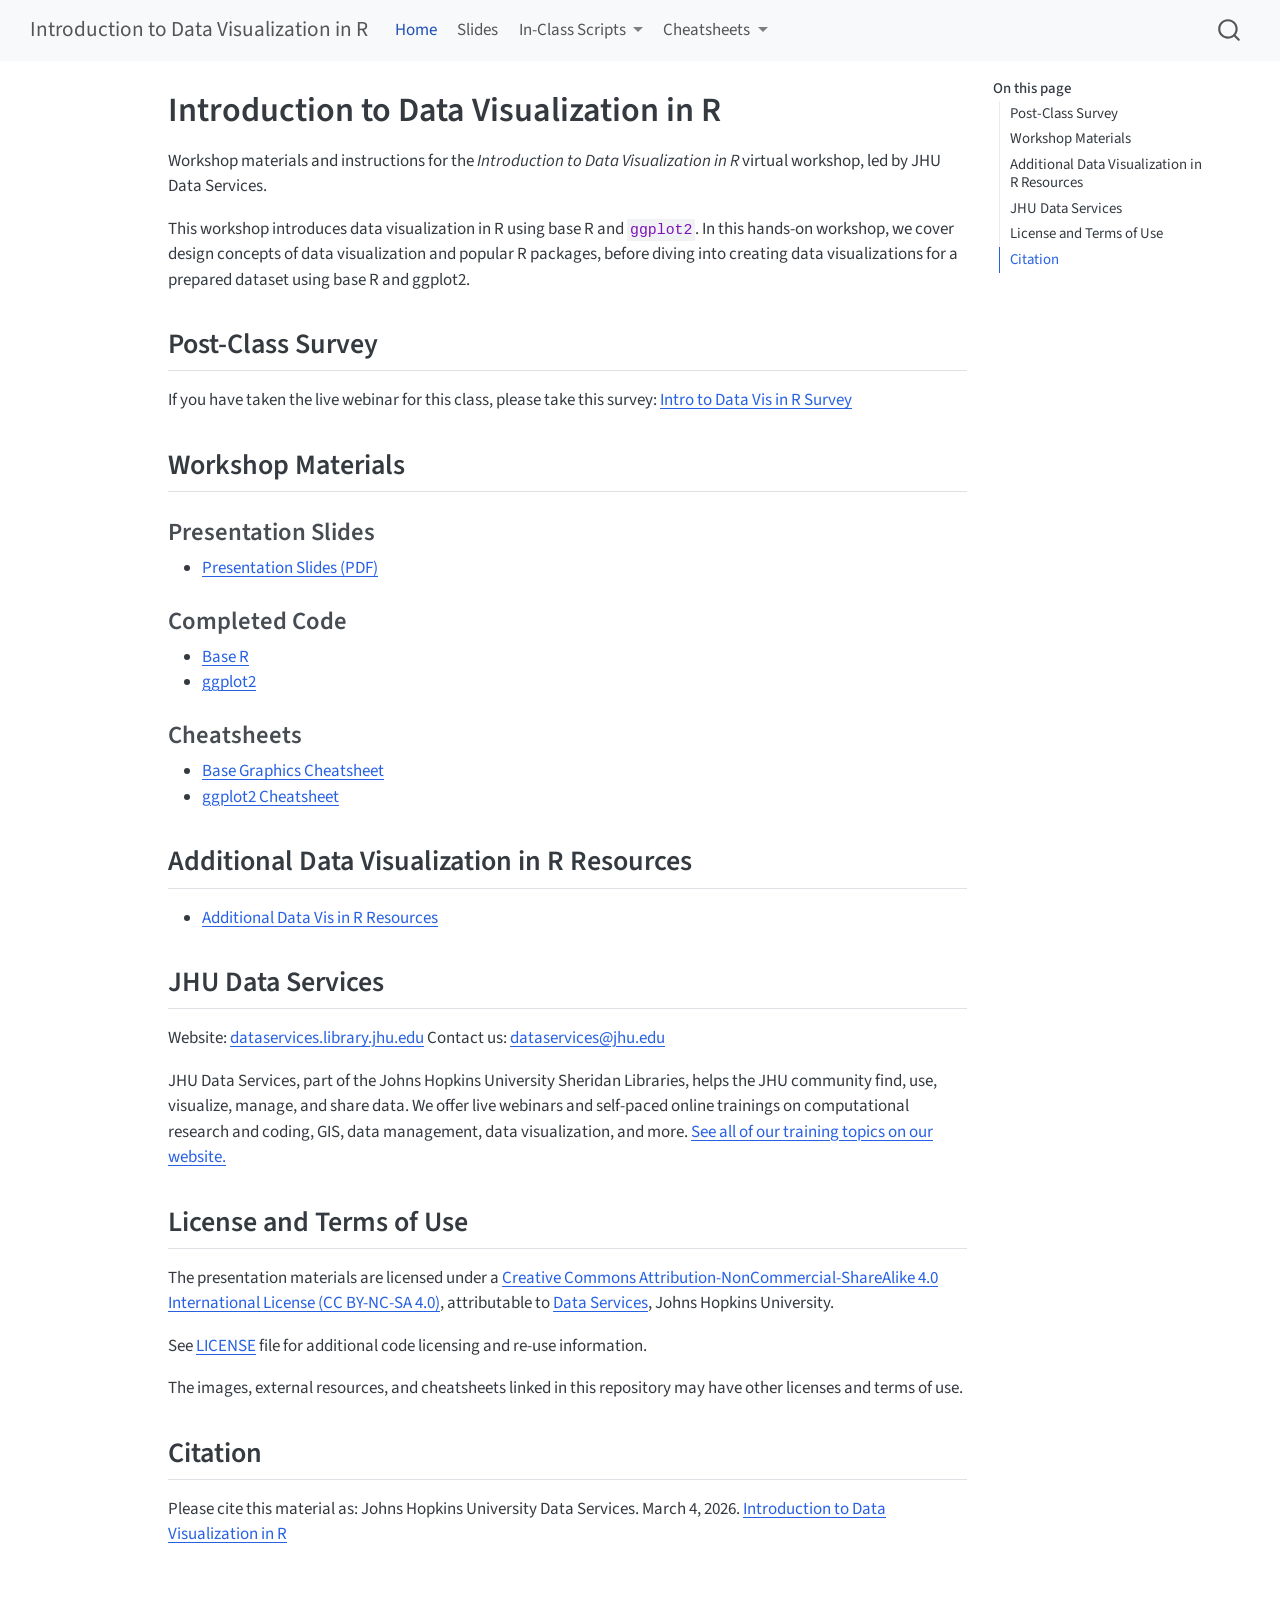
<file: docs/index.html>
<!DOCTYPE html>
<html xmlns="http://www.w3.org/1999/xhtml" lang="en" xml:lang="en"><head>

<meta charset="utf-8">
<meta name="generator" content="quarto-1.8.27">

<meta name="viewport" content="width=device-width, initial-scale=1.0, user-scalable=yes">


<title>Introduction to Data Visualization in R</title>
<style>
code{white-space: pre-wrap;}
span.smallcaps{font-variant: small-caps;}
div.columns{display: flex; gap: min(4vw, 1.5em);}
div.column{flex: auto; overflow-x: auto;}
div.hanging-indent{margin-left: 1.5em; text-indent: -1.5em;}
ul.task-list{list-style: none;}
ul.task-list li input[type="checkbox"] {
  width: 0.8em;
  margin: 0 0.8em 0.2em -1em; /* quarto-specific, see https://github.com/quarto-dev/quarto-cli/issues/4556 */ 
  vertical-align: middle;
}
</style>


<script src="site_libs/quarto-nav/quarto-nav.js"></script>
<script src="site_libs/quarto-nav/headroom.min.js"></script>
<script src="site_libs/clipboard/clipboard.min.js"></script>
<script src="site_libs/quarto-search/autocomplete.umd.js"></script>
<script src="site_libs/quarto-search/fuse.min.js"></script>
<script src="site_libs/quarto-search/quarto-search.js"></script>
<meta name="quarto:offset" content="./">
<script src="site_libs/quarto-html/quarto.js" type="module"></script>
<script src="site_libs/quarto-html/tabsets/tabsets.js" type="module"></script>
<script src="site_libs/quarto-html/axe/axe-check.js" type="module"></script>
<script src="site_libs/quarto-html/popper.min.js"></script>
<script src="site_libs/quarto-html/tippy.umd.min.js"></script>
<script src="site_libs/quarto-html/anchor.min.js"></script>
<link href="site_libs/quarto-html/tippy.css" rel="stylesheet">
<link href="site_libs/quarto-html/quarto-syntax-highlighting-ed96de9b727972fe78a7b5d16c58bf87.css" rel="stylesheet" id="quarto-text-highlighting-styles">
<script src="site_libs/bootstrap/bootstrap.min.js"></script>
<link href="site_libs/bootstrap/bootstrap-icons.css" rel="stylesheet">
<link href="site_libs/bootstrap/bootstrap-5b4ad623e5705c0698d39aec6f10cf02.min.css" rel="stylesheet" append-hash="true" id="quarto-bootstrap" data-mode="light">
<script id="quarto-search-options" type="application/json">{
  "location": "navbar",
  "copy-button": false,
  "collapse-after": 3,
  "panel-placement": "end",
  "type": "overlay",
  "limit": 50,
  "keyboard-shortcut": [
    "f",
    "/",
    "s"
  ],
  "show-item-context": false,
  "language": {
    "search-no-results-text": "No results",
    "search-matching-documents-text": "matching documents",
    "search-copy-link-title": "Copy link to search",
    "search-hide-matches-text": "Hide additional matches",
    "search-more-match-text": "more match in this document",
    "search-more-matches-text": "more matches in this document",
    "search-clear-button-title": "Clear",
    "search-text-placeholder": "",
    "search-detached-cancel-button-title": "Cancel",
    "search-submit-button-title": "Submit",
    "search-label": "Search"
  }
}</script>


</head>

<body class="nav-fixed quarto-light">

<div id="quarto-search-results"></div>
  <header id="quarto-header" class="headroom fixed-top">
    <nav class="navbar navbar-expand-lg " data-bs-theme="dark">
      <div class="navbar-container container-fluid">
      <div class="navbar-brand-container mx-auto">
    <a class="navbar-brand" href="./index.html">
    <span class="navbar-title">Introduction to Data Visualization in R</span>
    </a>
  </div>
            <div id="quarto-search" class="" title="Search"></div>
          <button class="navbar-toggler" type="button" data-bs-toggle="collapse" data-bs-target="#navbarCollapse" aria-controls="navbarCollapse" role="menu" aria-expanded="false" aria-label="Toggle navigation" onclick="if (window.quartoToggleHeadroom) { window.quartoToggleHeadroom(); }">
  <span class="navbar-toggler-icon"></span>
</button>
          <div class="collapse navbar-collapse" id="navbarCollapse">
            <ul class="navbar-nav navbar-nav-scroll me-auto">
  <li class="nav-item">
    <a class="nav-link active" href="./index.html" aria-current="page"> 
<span class="menu-text">Home</span></a>
  </li>  
  <li class="nav-item">
    <a class="nav-link" href="./PresentationMaterials/IntroDataVisR.pdf"> 
<span class="menu-text">Slides</span></a>
  </li>  
  <li class="nav-item dropdown ">
    <a class="nav-link dropdown-toggle" href="#" id="nav-menu-in-class-scripts" role="link" data-bs-toggle="dropdown" aria-expanded="false">
 <span class="menu-text">In-Class Scripts</span>
    </a>
    <ul class="dropdown-menu" aria-labelledby="nav-menu-in-class-scripts">    
        <li>
    <a class="dropdown-item" href="./In-ClassScripts/lesson-1-base-r.html" target="_blank">
 <span class="dropdown-text">Part 1 – Base R</span></a>
  </li>  
        <li>
    <a class="dropdown-item" href="./In-ClassScripts/lesson-2-ggplot2.html" target="_blank">
 <span class="dropdown-text">Part 2 – ggplot2</span></a>
  </li>  
    </ul>
  </li>
  <li class="nav-item dropdown ">
    <a class="nav-link dropdown-toggle" href="#" id="nav-menu-cheatsheets" role="link" data-bs-toggle="dropdown" aria-expanded="false">
 <span class="menu-text">Cheatsheets</span>
    </a>
    <ul class="dropdown-menu" aria-labelledby="nav-menu-cheatsheets">    
        <li>
    <a class="dropdown-item" href="./Resources/BaseGraphicsCheatsheet.pdf" target="_blank">
 <span class="dropdown-text">Base Graphics Cheatsheet</span></a>
  </li>  
        <li>
    <a class="dropdown-item" href="./Resources/ggplot2Cheatsheet.pdf" target="_blank">
 <span class="dropdown-text">ggplot2 Cheatsheet</span></a>
  </li>  
    </ul>
  </li>
</ul>
          </div> <!-- /navcollapse -->
            <div class="quarto-navbar-tools">
</div>
      </div> <!-- /container-fluid -->
    </nav>
</header>
<!-- content -->
<div id="quarto-content" class="quarto-container page-columns page-rows-contents page-layout-article page-navbar">
<!-- sidebar -->
<!-- margin-sidebar -->
    <div id="quarto-margin-sidebar" class="sidebar margin-sidebar">
        <nav id="TOC" role="doc-toc" class="toc-active">
    <h2 id="toc-title">On this page</h2>
   
  <ul>
  <li><a href="#post-class-survey" id="toc-post-class-survey" class="nav-link active" data-scroll-target="#post-class-survey">Post-Class Survey</a></li>
  <li><a href="#workshop-materials" id="toc-workshop-materials" class="nav-link" data-scroll-target="#workshop-materials">Workshop Materials</a>
  <ul class="collapse">
  <li><a href="#presentation-slides" id="toc-presentation-slides" class="nav-link" data-scroll-target="#presentation-slides">Presentation Slides</a></li>
  <li><a href="#completed-code" id="toc-completed-code" class="nav-link" data-scroll-target="#completed-code">Completed Code</a></li>
  <li><a href="#cheatsheets" id="toc-cheatsheets" class="nav-link" data-scroll-target="#cheatsheets">Cheatsheets</a></li>
  </ul></li>
  <li><a href="#additional-data-visualization-in-r-resources" id="toc-additional-data-visualization-in-r-resources" class="nav-link" data-scroll-target="#additional-data-visualization-in-r-resources">Additional Data Visualization in R Resources</a></li>
  <li><a href="#jhu-data-services" id="toc-jhu-data-services" class="nav-link" data-scroll-target="#jhu-data-services">JHU Data Services</a></li>
  <li><a href="#license-and-terms-of-use" id="toc-license-and-terms-of-use" class="nav-link" data-scroll-target="#license-and-terms-of-use">License and Terms of Use</a></li>
  <li><a href="#citation" id="toc-citation" class="nav-link" data-scroll-target="#citation">Citation</a></li>
  </ul>
</nav>
    </div>
<!-- main -->
<main class="content" id="quarto-document-content">

<header id="title-block-header" class="quarto-title-block default">
<div class="quarto-title">
<h1 class="title">Introduction to Data Visualization in R</h1>
</div>



<div class="quarto-title-meta">

    
  
    
  </div>
  


</header>


<p>Workshop materials and instructions for the <em>Introduction to Data Visualization in R</em> virtual workshop, led by JHU Data Services.</p>
<p>This workshop introduces data visualization in R using base R and <code>ggplot2</code>. In this hands-on workshop, we cover design concepts of data visualization and popular R packages, before diving into creating data visualizations for a prepared dataset using base R and ggplot2.</p>
<section id="post-class-survey" class="level2">
<h2 class="anchored" data-anchor-id="post-class-survey">Post-Class Survey</h2>
<p>If you have taken the live webinar for this class, please take this survey: <a href="http://bit.ly/data-vis-r-survey">Intro to Data Vis in R Survey</a></p>
</section>
<section id="workshop-materials" class="level2">
<h2 class="anchored" data-anchor-id="workshop-materials">Workshop Materials</h2>
<section id="presentation-slides" class="level3">
<h3 class="anchored" data-anchor-id="presentation-slides">Presentation Slides</h3>
<ul>
<li><a href="PresentationMaterials/IntroDataVisR.pdf">Presentation Slides (PDF)</a></li>
</ul>
</section>
<section id="completed-code" class="level3">
<h3 class="anchored" data-anchor-id="completed-code">Completed Code</h3>
<ul>
<li><a href="./In-ClassScripts/lesson-1-base-r.html">Base R</a></li>
<li><a href="./In-ClassScripts/lesson-2-ggplot2.html">ggplot2</a></li>
</ul>
</section>
<section id="cheatsheets" class="level3">
<h3 class="anchored" data-anchor-id="cheatsheets">Cheatsheets</h3>
<ul>
<li><a href="Resources/BaseGraphicsCheatsheet.pdf">Base Graphics Cheatsheet</a></li>
<li><a href="Resources/ggplot2Cheatsheet.pdf">ggplot2 Cheatsheet</a></li>
</ul>
</section>
</section>
<section id="additional-data-visualization-in-r-resources" class="level2">
<h2 class="anchored" data-anchor-id="additional-data-visualization-in-r-resources">Additional Data Visualization in R Resources</h2>
<ul>
<li><a href="https://github.com/jhu-data-services/data-visualization-resources">Additional Data Vis in R Resources</a></li>
</ul>
</section>
<section id="jhu-data-services" class="level2">
<h2 class="anchored" data-anchor-id="jhu-data-services">JHU Data Services</h2>
<p>Website: <a href="https://dataservices.library.jhu.edu/">dataservices.library.jhu.edu</a> Contact us: <a href="mailto:dataservices@jhu.edu">dataservices@jhu.edu</a></p>
<p>JHU Data Services, part of the Johns Hopkins University Sheridan Libraries, helps the JHU community find, use, visualize, manage, and share data. We offer live webinars and self-paced online trainings on computational research and coding, GIS, data management, data visualization, and more. <a href="https://dataservices.library.jhu.edu/training-workshops/">See all of our training topics on our website.</a></p>
</section>
<section id="license-and-terms-of-use" class="level2">
<h2 class="anchored" data-anchor-id="license-and-terms-of-use">License and Terms of Use</h2>
<p>The presentation materials are licensed under a <a href="https://creativecommons.org/licenses/by-nc-sa/4.0/">Creative Commons Attribution-NonCommercial-ShareAlike 4.0 International License (CC BY-NC-SA 4.0)</a>, attributable to <a href="https://dataservices.library.jhu.edu/">Data Services</a>, Johns Hopkins University.</p>
<p>See <a href="LICENSE">LICENSE</a> file for additional code licensing and re-use information.</p>
<p>The images, external resources, and cheatsheets linked in this repository may have other licenses and terms of use.</p>
</section>
<section id="citation" class="level2">
<h2 class="anchored" data-anchor-id="citation">Citation</h2>
<p>Please cite this material as: Johns Hopkins University Data Services. March 4, 2026. <a href="https://github.com/jhu-data-services/intro-to-data-visualization-in-r">Introduction to Data Visualization in R</a></p>


</section>

</main> <!-- /main -->
<script id="quarto-html-after-body" type="application/javascript">
  window.document.addEventListener("DOMContentLoaded", function (event) {
    const icon = "";
    const anchorJS = new window.AnchorJS();
    anchorJS.options = {
      placement: 'right',
      icon: icon
    };
    anchorJS.add('.anchored');
    const isCodeAnnotation = (el) => {
      for (const clz of el.classList) {
        if (clz.startsWith('code-annotation-')) {                     
          return true;
        }
      }
      return false;
    }
    const onCopySuccess = function(e) {
      // button target
      const button = e.trigger;
      // don't keep focus
      button.blur();
      // flash "checked"
      button.classList.add('code-copy-button-checked');
      var currentTitle = button.getAttribute("title");
      button.setAttribute("title", "Copied!");
      let tooltip;
      if (window.bootstrap) {
        button.setAttribute("data-bs-toggle", "tooltip");
        button.setAttribute("data-bs-placement", "left");
        button.setAttribute("data-bs-title", "Copied!");
        tooltip = new bootstrap.Tooltip(button, 
          { trigger: "manual", 
            customClass: "code-copy-button-tooltip",
            offset: [0, -8]});
        tooltip.show();    
      }
      setTimeout(function() {
        if (tooltip) {
          tooltip.hide();
          button.removeAttribute("data-bs-title");
          button.removeAttribute("data-bs-toggle");
          button.removeAttribute("data-bs-placement");
        }
        button.setAttribute("title", currentTitle);
        button.classList.remove('code-copy-button-checked');
      }, 1000);
      // clear code selection
      e.clearSelection();
    }
    const getTextToCopy = function(trigger) {
      const outerScaffold = trigger.parentElement.cloneNode(true);
      const codeEl = outerScaffold.querySelector('code');
      for (const childEl of codeEl.children) {
        if (isCodeAnnotation(childEl)) {
          childEl.remove();
        }
      }
      return codeEl.innerText;
    }
    const clipboard = new window.ClipboardJS('.code-copy-button:not([data-in-quarto-modal])', {
      text: getTextToCopy
    });
    clipboard.on('success', onCopySuccess);
    if (window.document.getElementById('quarto-embedded-source-code-modal')) {
      const clipboardModal = new window.ClipboardJS('.code-copy-button[data-in-quarto-modal]', {
        text: getTextToCopy,
        container: window.document.getElementById('quarto-embedded-source-code-modal')
      });
      clipboardModal.on('success', onCopySuccess);
    }
      var localhostRegex = new RegExp(/^(?:http|https):\/\/localhost\:?[0-9]*\//);
      var mailtoRegex = new RegExp(/^mailto:/);
        var filterRegex = new RegExp('/' + window.location.host + '/');
      var isInternal = (href) => {
          return filterRegex.test(href) || localhostRegex.test(href) || mailtoRegex.test(href);
      }
      // Inspect non-navigation links and adorn them if external
     var links = window.document.querySelectorAll('a[href]:not(.nav-link):not(.navbar-brand):not(.toc-action):not(.sidebar-link):not(.sidebar-item-toggle):not(.pagination-link):not(.no-external):not([aria-hidden]):not(.dropdown-item):not(.quarto-navigation-tool):not(.about-link)');
      for (var i=0; i<links.length; i++) {
        const link = links[i];
        if (!isInternal(link.href)) {
          // undo the damage that might have been done by quarto-nav.js in the case of
          // links that we want to consider external
          if (link.dataset.originalHref !== undefined) {
            link.href = link.dataset.originalHref;
          }
        }
      }
    function tippyHover(el, contentFn, onTriggerFn, onUntriggerFn) {
      const config = {
        allowHTML: true,
        maxWidth: 500,
        delay: 100,
        arrow: false,
        appendTo: function(el) {
            return el.parentElement;
        },
        interactive: true,
        interactiveBorder: 10,
        theme: 'quarto',
        placement: 'bottom-start',
      };
      if (contentFn) {
        config.content = contentFn;
      }
      if (onTriggerFn) {
        config.onTrigger = onTriggerFn;
      }
      if (onUntriggerFn) {
        config.onUntrigger = onUntriggerFn;
      }
      window.tippy(el, config); 
    }
    const noterefs = window.document.querySelectorAll('a[role="doc-noteref"]');
    for (var i=0; i<noterefs.length; i++) {
      const ref = noterefs[i];
      tippyHover(ref, function() {
        // use id or data attribute instead here
        let href = ref.getAttribute('data-footnote-href') || ref.getAttribute('href');
        try { href = new URL(href).hash; } catch {}
        const id = href.replace(/^#\/?/, "");
        const note = window.document.getElementById(id);
        if (note) {
          return note.innerHTML;
        } else {
          return "";
        }
      });
    }
    const xrefs = window.document.querySelectorAll('a.quarto-xref');
    const processXRef = (id, note) => {
      // Strip column container classes
      const stripColumnClz = (el) => {
        el.classList.remove("page-full", "page-columns");
        if (el.children) {
          for (const child of el.children) {
            stripColumnClz(child);
          }
        }
      }
      stripColumnClz(note)
      if (id === null || id.startsWith('sec-')) {
        // Special case sections, only their first couple elements
        const container = document.createElement("div");
        if (note.children && note.children.length > 2) {
          container.appendChild(note.children[0].cloneNode(true));
          for (let i = 1; i < note.children.length; i++) {
            const child = note.children[i];
            if (child.tagName === "P" && child.innerText === "") {
              continue;
            } else {
              container.appendChild(child.cloneNode(true));
              break;
            }
          }
          if (window.Quarto?.typesetMath) {
            window.Quarto.typesetMath(container);
          }
          return container.innerHTML
        } else {
          if (window.Quarto?.typesetMath) {
            window.Quarto.typesetMath(note);
          }
          return note.innerHTML;
        }
      } else {
        // Remove any anchor links if they are present
        const anchorLink = note.querySelector('a.anchorjs-link');
        if (anchorLink) {
          anchorLink.remove();
        }
        if (window.Quarto?.typesetMath) {
          window.Quarto.typesetMath(note);
        }
        if (note.classList.contains("callout")) {
          return note.outerHTML;
        } else {
          return note.innerHTML;
        }
      }
    }
    for (var i=0; i<xrefs.length; i++) {
      const xref = xrefs[i];
      tippyHover(xref, undefined, function(instance) {
        instance.disable();
        let url = xref.getAttribute('href');
        let hash = undefined; 
        if (url.startsWith('#')) {
          hash = url;
        } else {
          try { hash = new URL(url).hash; } catch {}
        }
        if (hash) {
          const id = hash.replace(/^#\/?/, "");
          const note = window.document.getElementById(id);
          if (note !== null) {
            try {
              const html = processXRef(id, note.cloneNode(true));
              instance.setContent(html);
            } finally {
              instance.enable();
              instance.show();
            }
          } else {
            // See if we can fetch this
            fetch(url.split('#')[0])
            .then(res => res.text())
            .then(html => {
              const parser = new DOMParser();
              const htmlDoc = parser.parseFromString(html, "text/html");
              const note = htmlDoc.getElementById(id);
              if (note !== null) {
                const html = processXRef(id, note);
                instance.setContent(html);
              } 
            }).finally(() => {
              instance.enable();
              instance.show();
            });
          }
        } else {
          // See if we can fetch a full url (with no hash to target)
          // This is a special case and we should probably do some content thinning / targeting
          fetch(url)
          .then(res => res.text())
          .then(html => {
            const parser = new DOMParser();
            const htmlDoc = parser.parseFromString(html, "text/html");
            const note = htmlDoc.querySelector('main.content');
            if (note !== null) {
              // This should only happen for chapter cross references
              // (since there is no id in the URL)
              // remove the first header
              if (note.children.length > 0 && note.children[0].tagName === "HEADER") {
                note.children[0].remove();
              }
              const html = processXRef(null, note);
              instance.setContent(html);
            } 
          }).finally(() => {
            instance.enable();
            instance.show();
          });
        }
      }, function(instance) {
      });
    }
        let selectedAnnoteEl;
        const selectorForAnnotation = ( cell, annotation) => {
          let cellAttr = 'data-code-cell="' + cell + '"';
          let lineAttr = 'data-code-annotation="' +  annotation + '"';
          const selector = 'span[' + cellAttr + '][' + lineAttr + ']';
          return selector;
        }
        const selectCodeLines = (annoteEl) => {
          const doc = window.document;
          const targetCell = annoteEl.getAttribute("data-target-cell");
          const targetAnnotation = annoteEl.getAttribute("data-target-annotation");
          const annoteSpan = window.document.querySelector(selectorForAnnotation(targetCell, targetAnnotation));
          const lines = annoteSpan.getAttribute("data-code-lines").split(",");
          const lineIds = lines.map((line) => {
            return targetCell + "-" + line;
          })
          let top = null;
          let height = null;
          let parent = null;
          if (lineIds.length > 0) {
              //compute the position of the single el (top and bottom and make a div)
              const el = window.document.getElementById(lineIds[0]);
              top = el.offsetTop;
              height = el.offsetHeight;
              parent = el.parentElement.parentElement;
            if (lineIds.length > 1) {
              const lastEl = window.document.getElementById(lineIds[lineIds.length - 1]);
              const bottom = lastEl.offsetTop + lastEl.offsetHeight;
              height = bottom - top;
            }
            if (top !== null && height !== null && parent !== null) {
              // cook up a div (if necessary) and position it 
              let div = window.document.getElementById("code-annotation-line-highlight");
              if (div === null) {
                div = window.document.createElement("div");
                div.setAttribute("id", "code-annotation-line-highlight");
                div.style.position = 'absolute';
                parent.appendChild(div);
              }
              div.style.top = top - 2 + "px";
              div.style.height = height + 4 + "px";
              div.style.left = 0;
              let gutterDiv = window.document.getElementById("code-annotation-line-highlight-gutter");
              if (gutterDiv === null) {
                gutterDiv = window.document.createElement("div");
                gutterDiv.setAttribute("id", "code-annotation-line-highlight-gutter");
                gutterDiv.style.position = 'absolute';
                const codeCell = window.document.getElementById(targetCell);
                const gutter = codeCell.querySelector('.code-annotation-gutter');
                gutter.appendChild(gutterDiv);
              }
              gutterDiv.style.top = top - 2 + "px";
              gutterDiv.style.height = height + 4 + "px";
            }
            selectedAnnoteEl = annoteEl;
          }
        };
        const unselectCodeLines = () => {
          const elementsIds = ["code-annotation-line-highlight", "code-annotation-line-highlight-gutter"];
          elementsIds.forEach((elId) => {
            const div = window.document.getElementById(elId);
            if (div) {
              div.remove();
            }
          });
          selectedAnnoteEl = undefined;
        };
          // Handle positioning of the toggle
      window.addEventListener(
        "resize",
        throttle(() => {
          elRect = undefined;
          if (selectedAnnoteEl) {
            selectCodeLines(selectedAnnoteEl);
          }
        }, 10)
      );
      function throttle(fn, ms) {
      let throttle = false;
      let timer;
        return (...args) => {
          if(!throttle) { // first call gets through
              fn.apply(this, args);
              throttle = true;
          } else { // all the others get throttled
              if(timer) clearTimeout(timer); // cancel #2
              timer = setTimeout(() => {
                fn.apply(this, args);
                timer = throttle = false;
              }, ms);
          }
        };
      }
        // Attach click handler to the DT
        const annoteDls = window.document.querySelectorAll('dt[data-target-cell]');
        for (const annoteDlNode of annoteDls) {
          annoteDlNode.addEventListener('click', (event) => {
            const clickedEl = event.target;
            if (clickedEl !== selectedAnnoteEl) {
              unselectCodeLines();
              const activeEl = window.document.querySelector('dt[data-target-cell].code-annotation-active');
              if (activeEl) {
                activeEl.classList.remove('code-annotation-active');
              }
              selectCodeLines(clickedEl);
              clickedEl.classList.add('code-annotation-active');
            } else {
              // Unselect the line
              unselectCodeLines();
              clickedEl.classList.remove('code-annotation-active');
            }
          });
        }
    const findCites = (el) => {
      const parentEl = el.parentElement;
      if (parentEl) {
        const cites = parentEl.dataset.cites;
        if (cites) {
          return {
            el,
            cites: cites.split(' ')
          };
        } else {
          return findCites(el.parentElement)
        }
      } else {
        return undefined;
      }
    };
    var bibliorefs = window.document.querySelectorAll('a[role="doc-biblioref"]');
    for (var i=0; i<bibliorefs.length; i++) {
      const ref = bibliorefs[i];
      const citeInfo = findCites(ref);
      if (citeInfo) {
        tippyHover(citeInfo.el, function() {
          var popup = window.document.createElement('div');
          citeInfo.cites.forEach(function(cite) {
            var citeDiv = window.document.createElement('div');
            citeDiv.classList.add('hanging-indent');
            citeDiv.classList.add('csl-entry');
            var biblioDiv = window.document.getElementById('ref-' + cite);
            if (biblioDiv) {
              citeDiv.innerHTML = biblioDiv.innerHTML;
            }
            popup.appendChild(citeDiv);
          });
          return popup.innerHTML;
        });
      }
    }
  });
  </script>
</div> <!-- /content -->




</body></html>
</file>
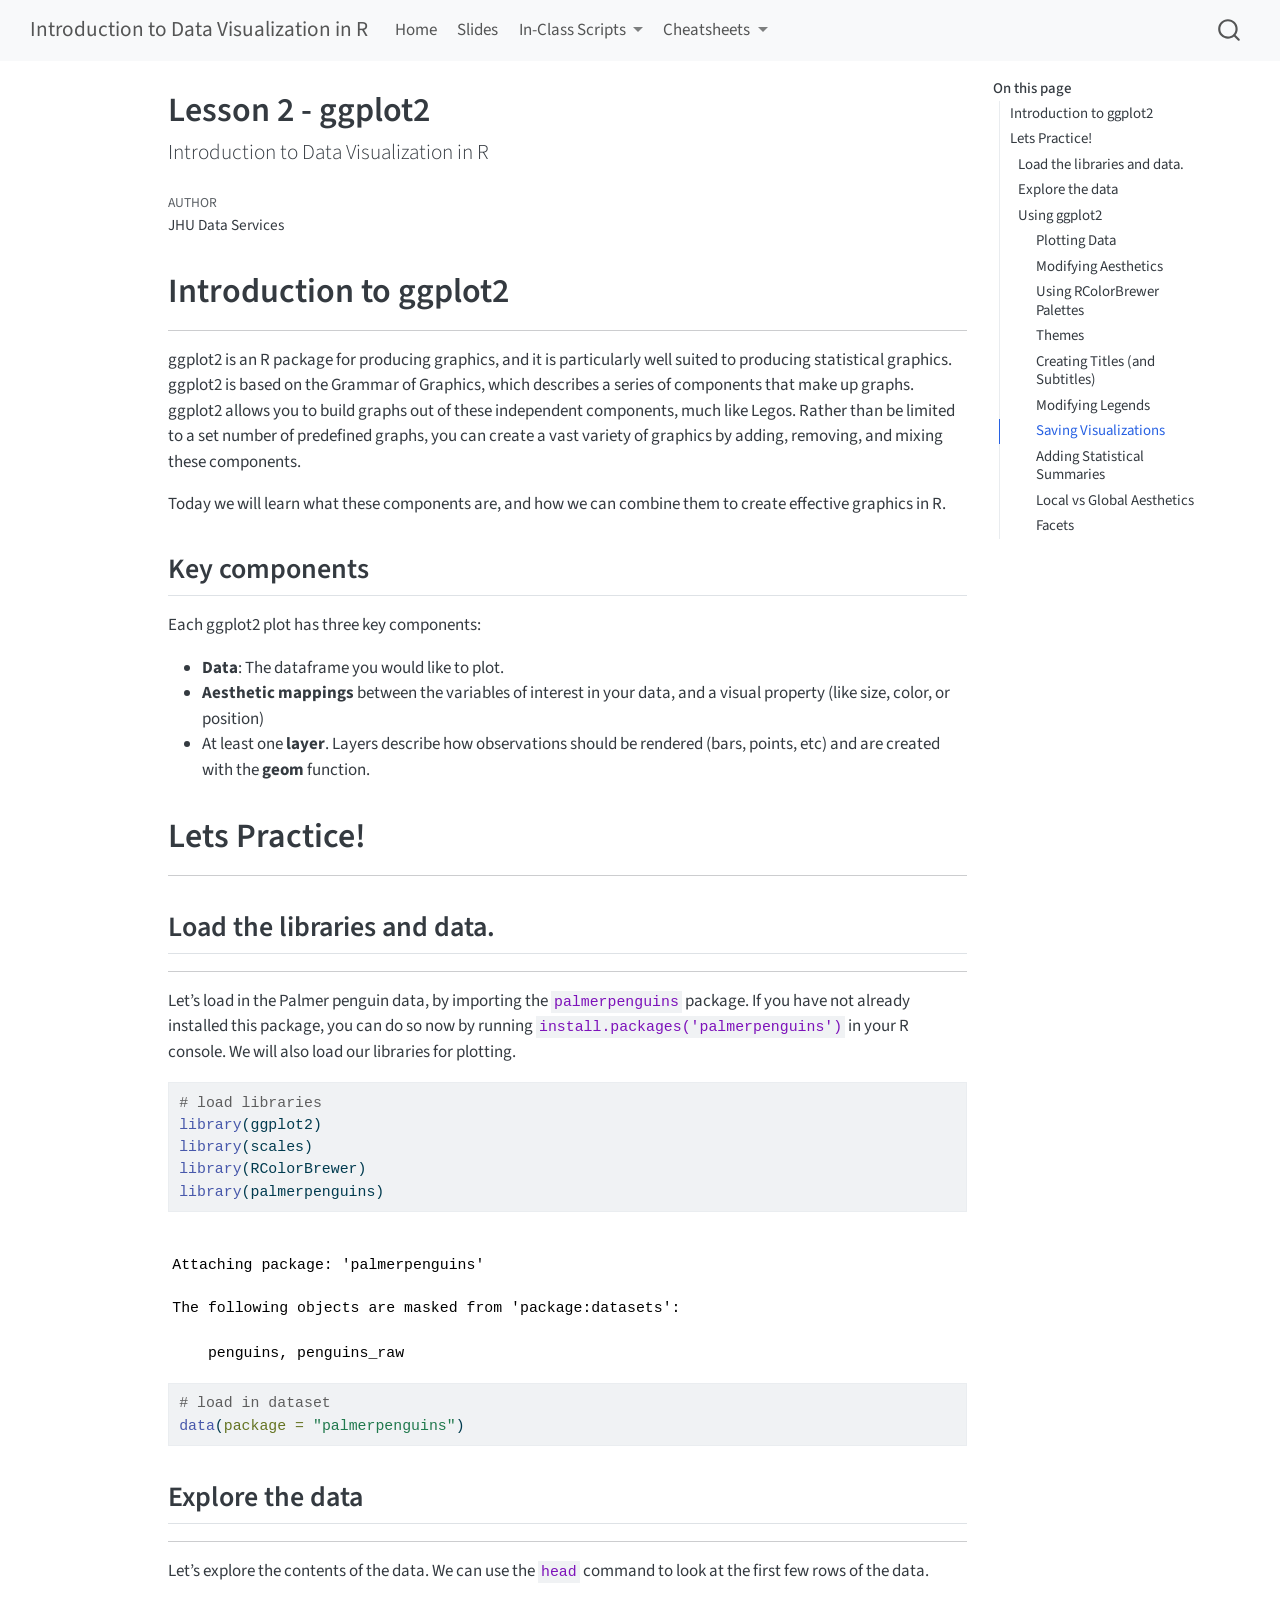
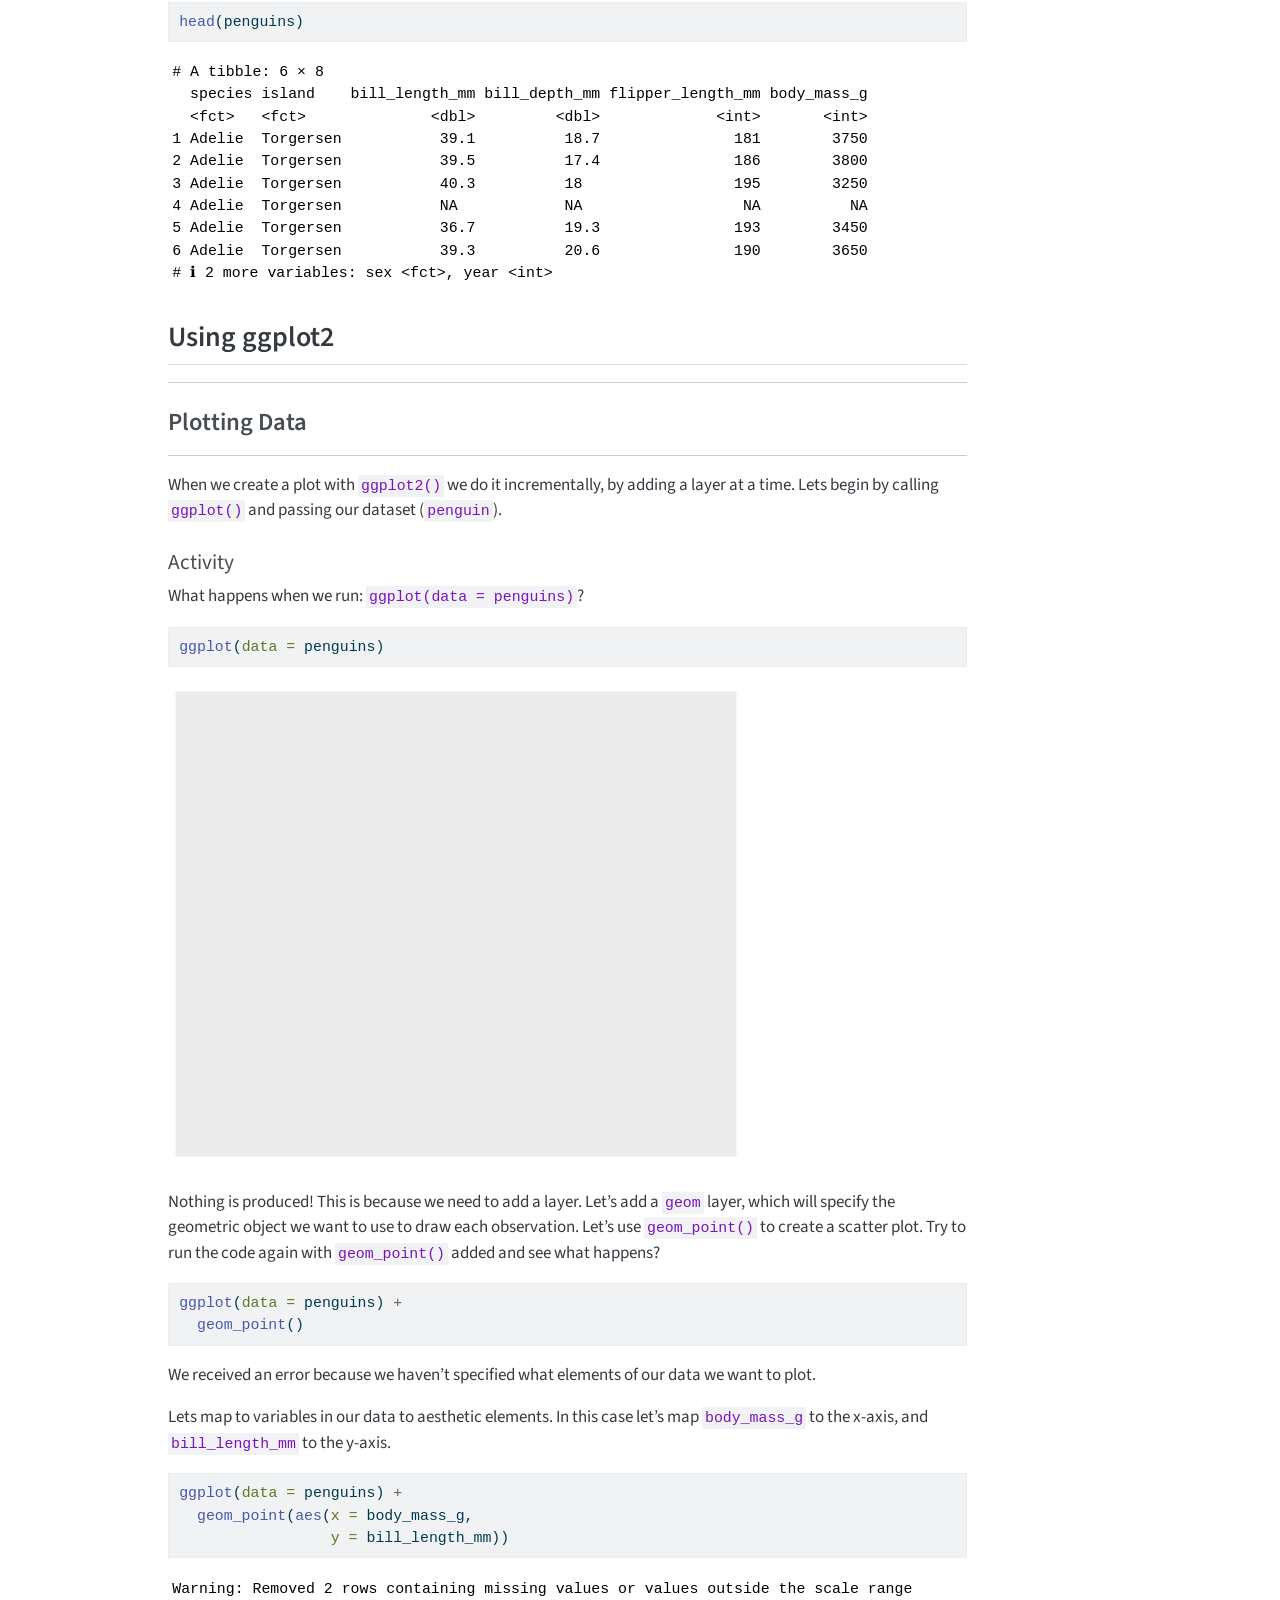
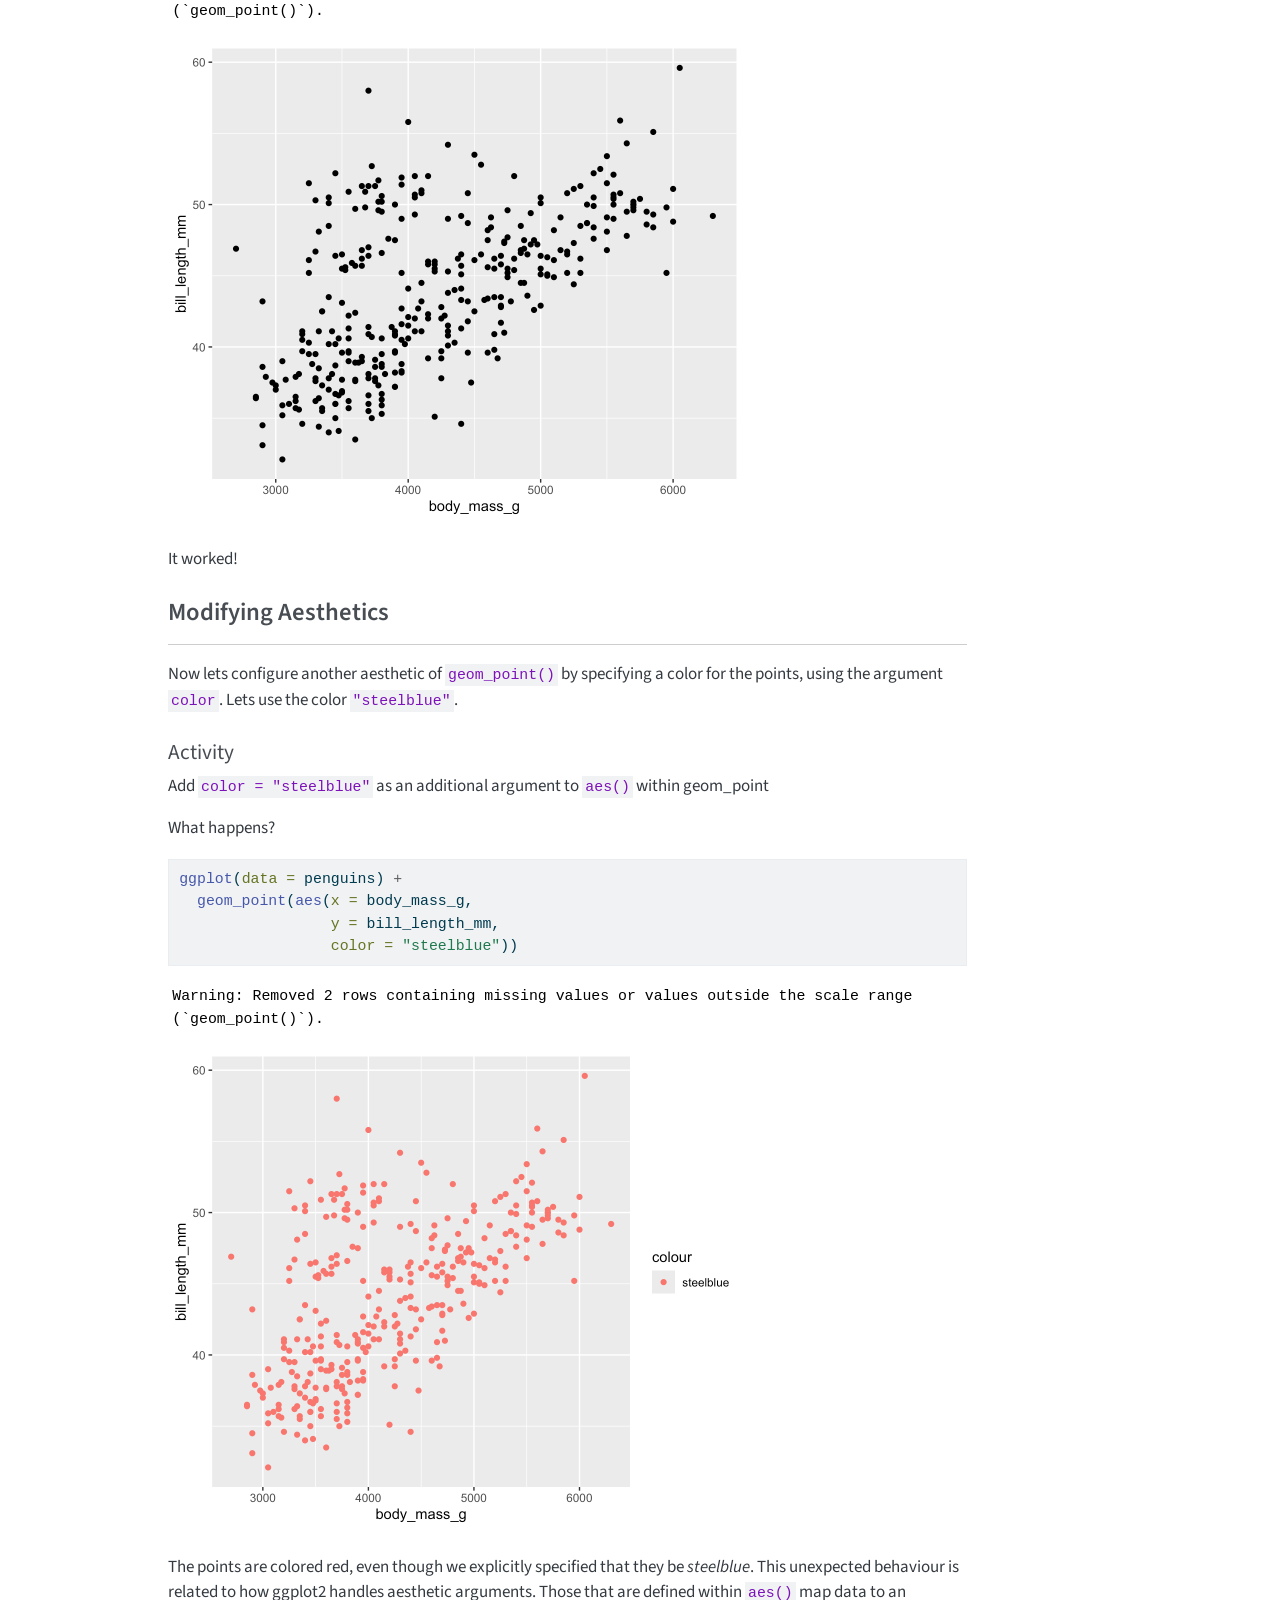
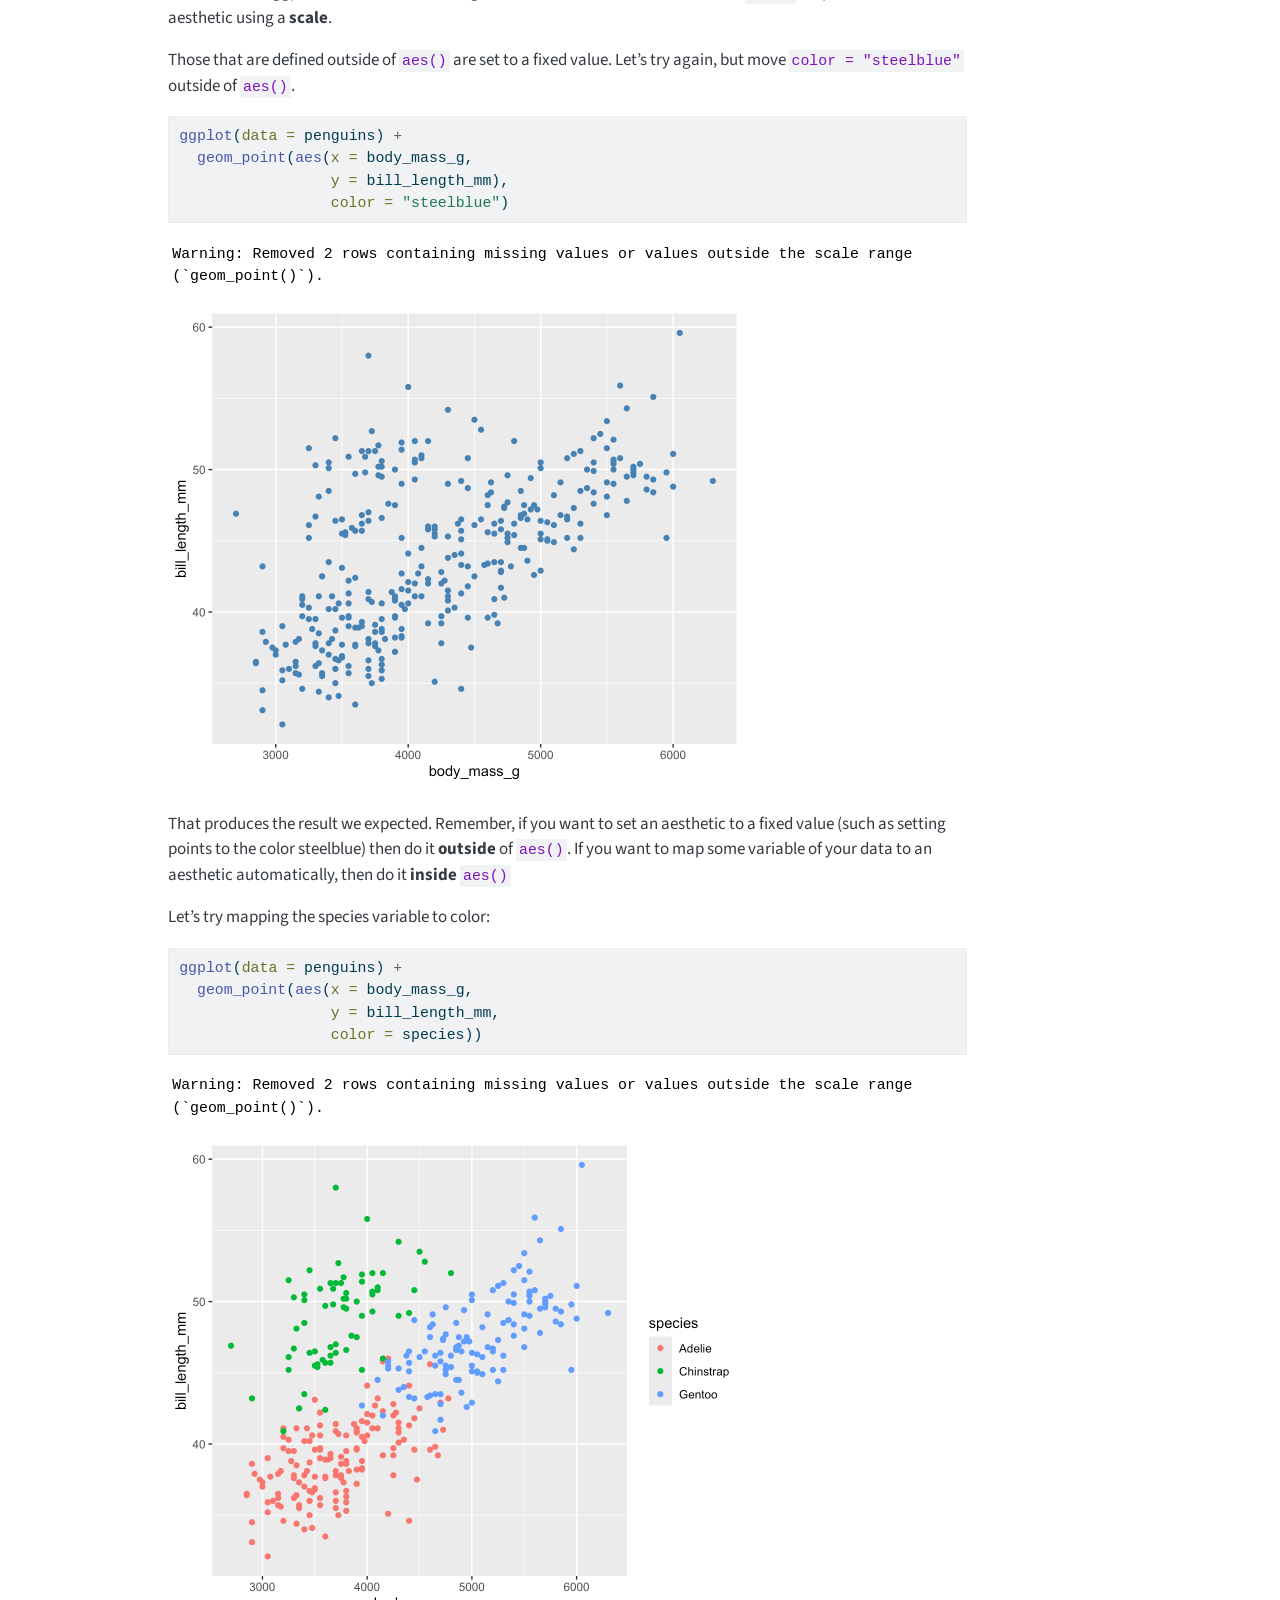
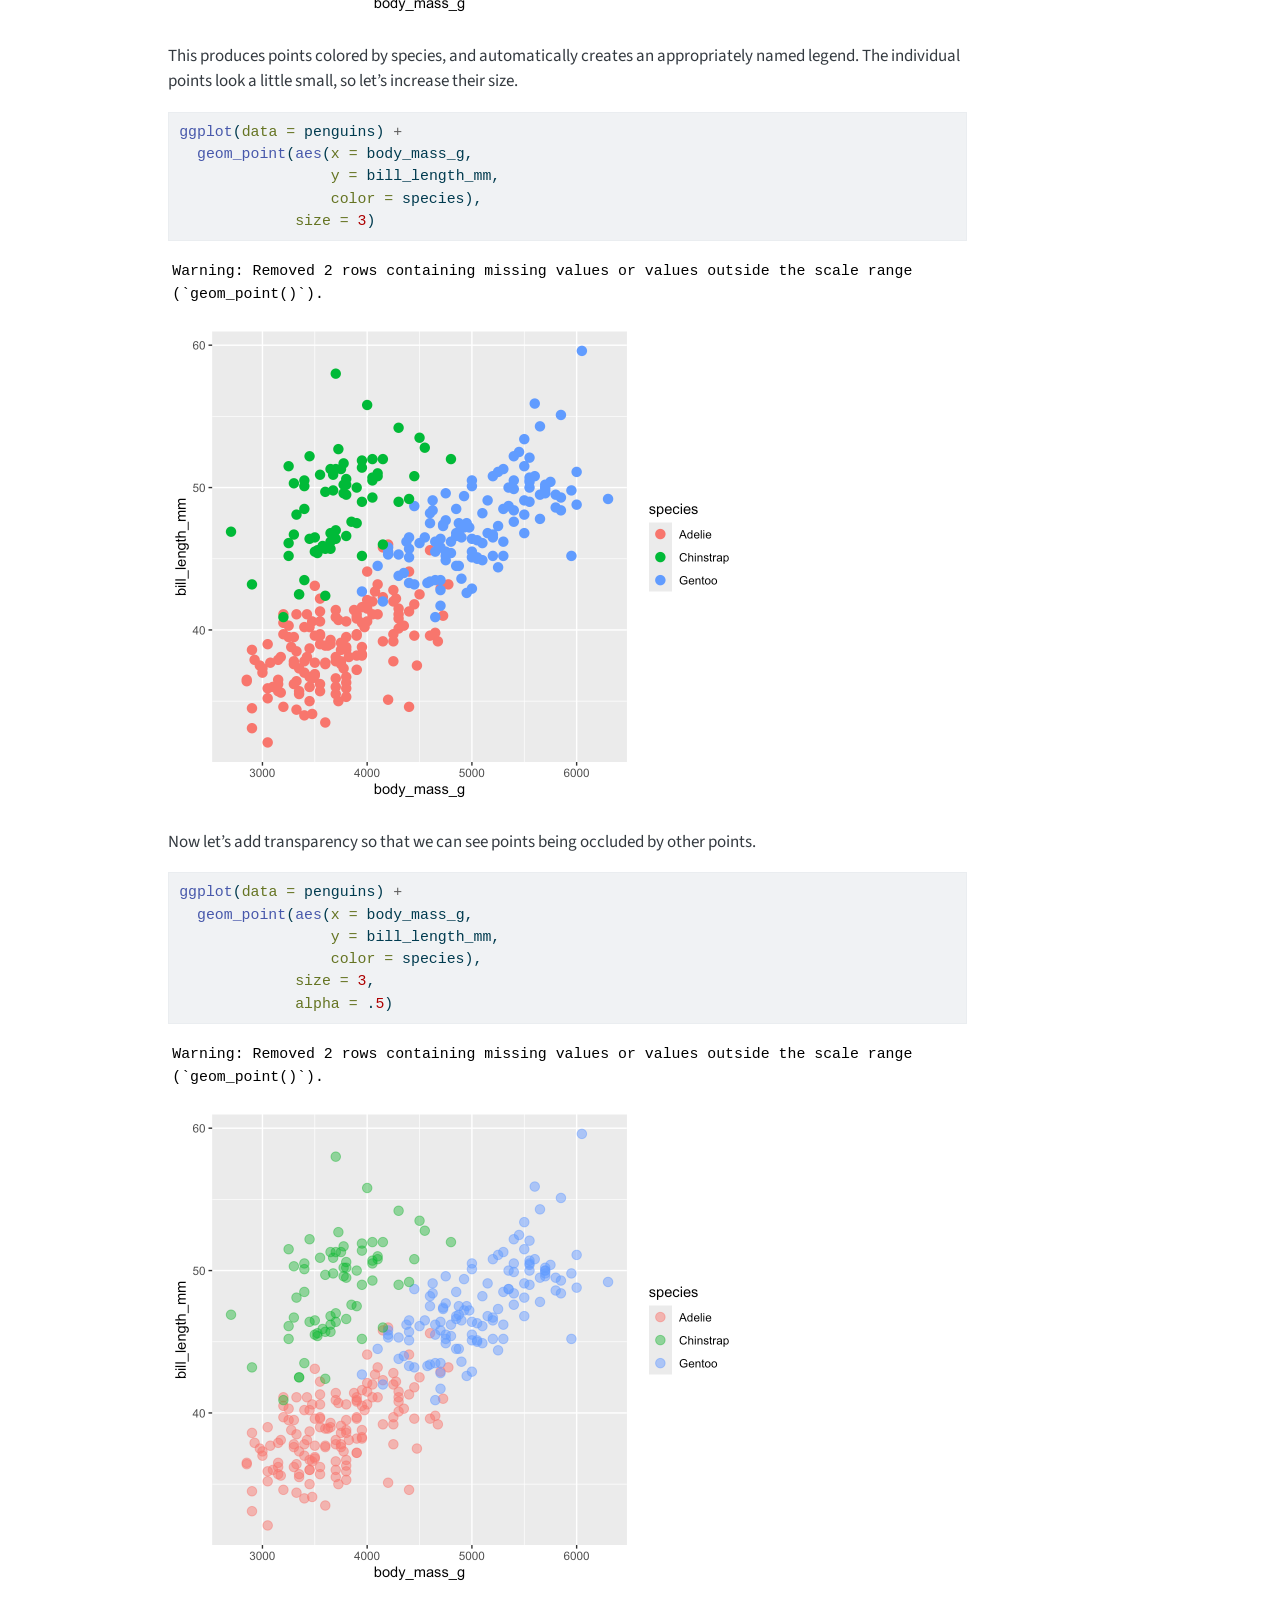
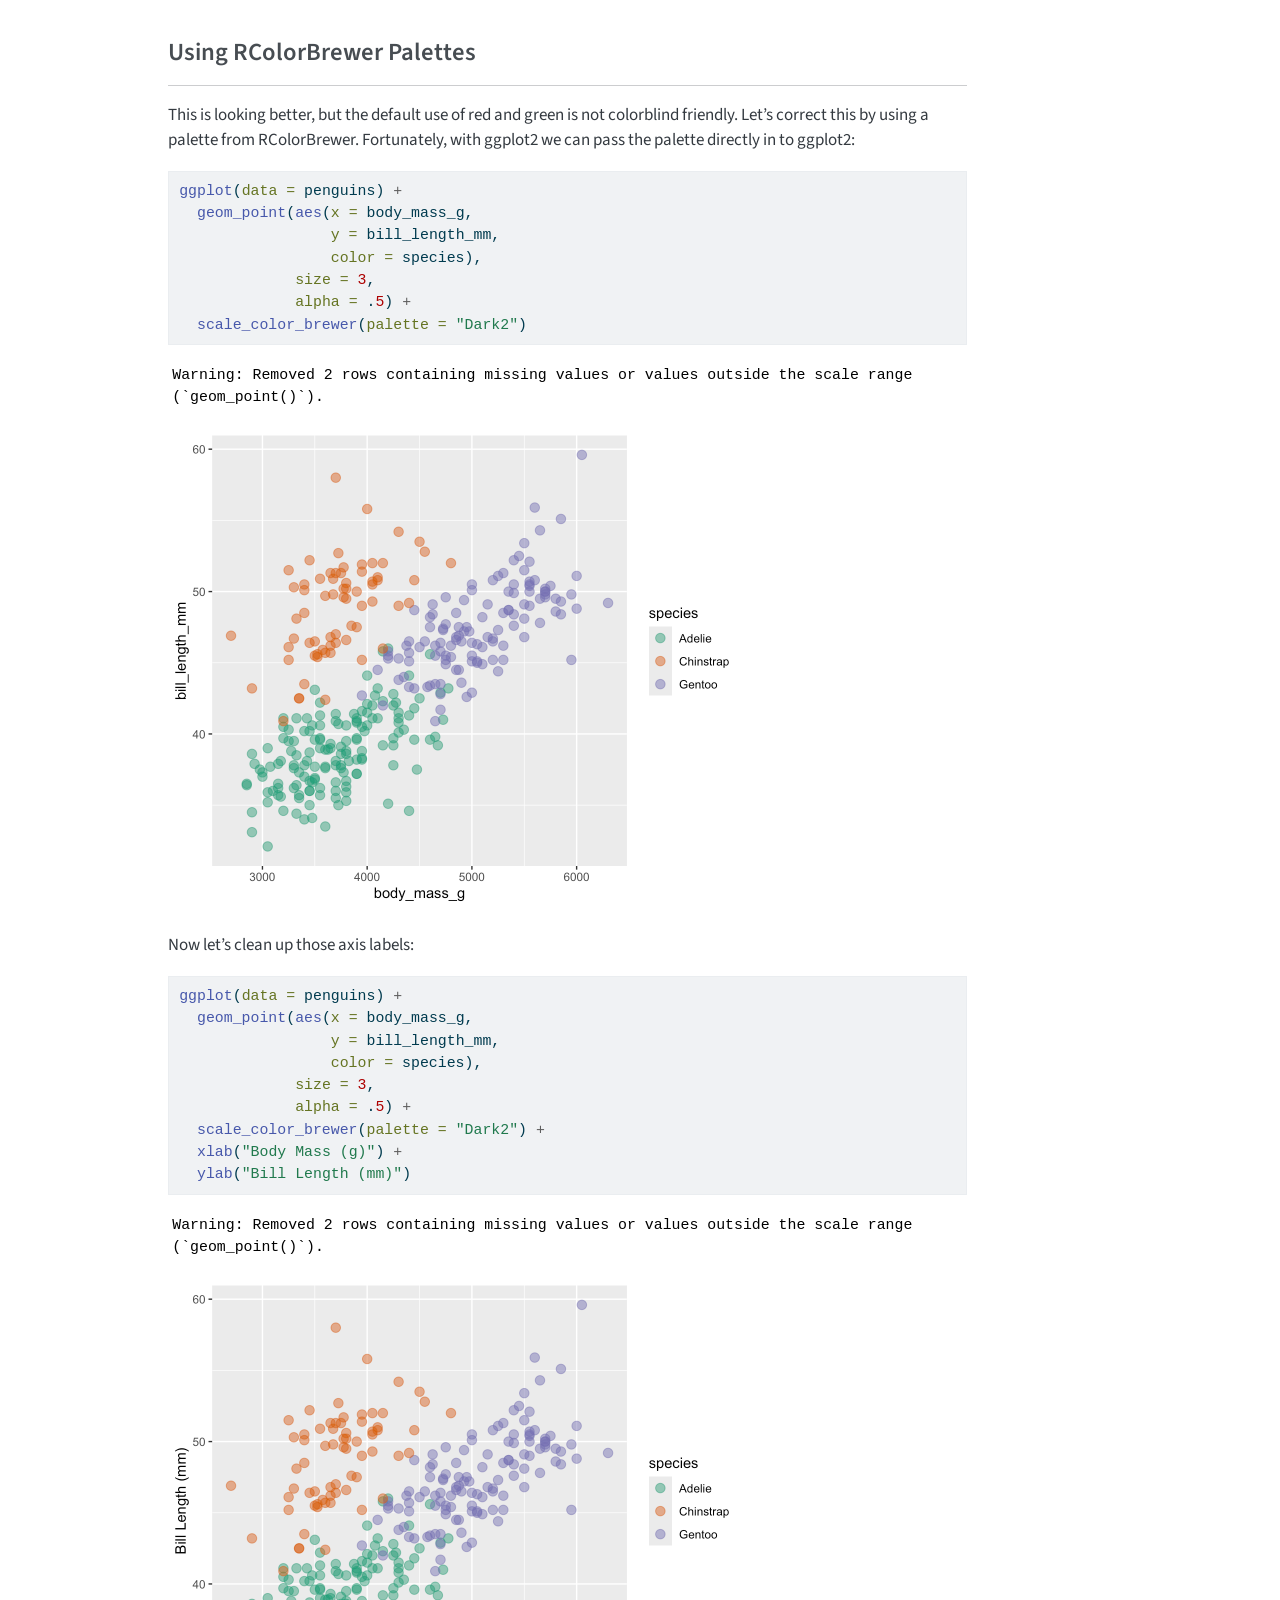
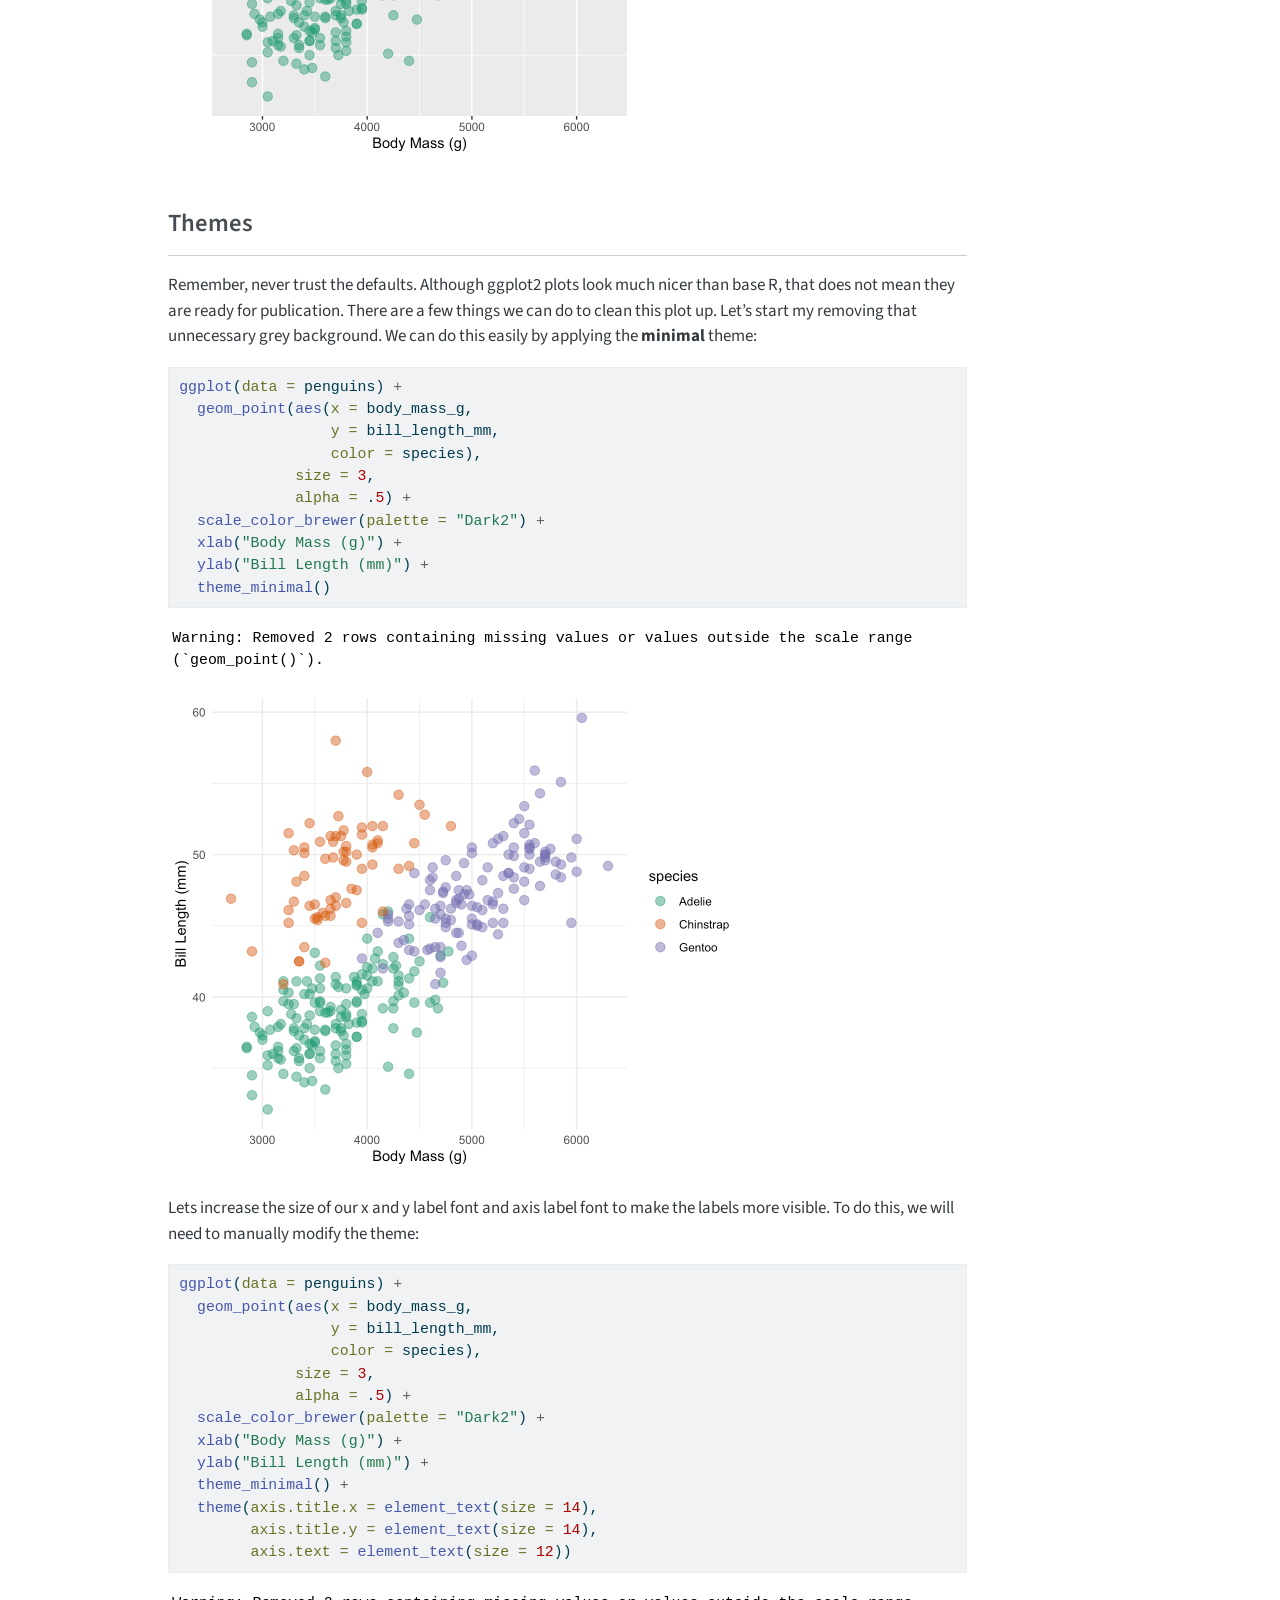
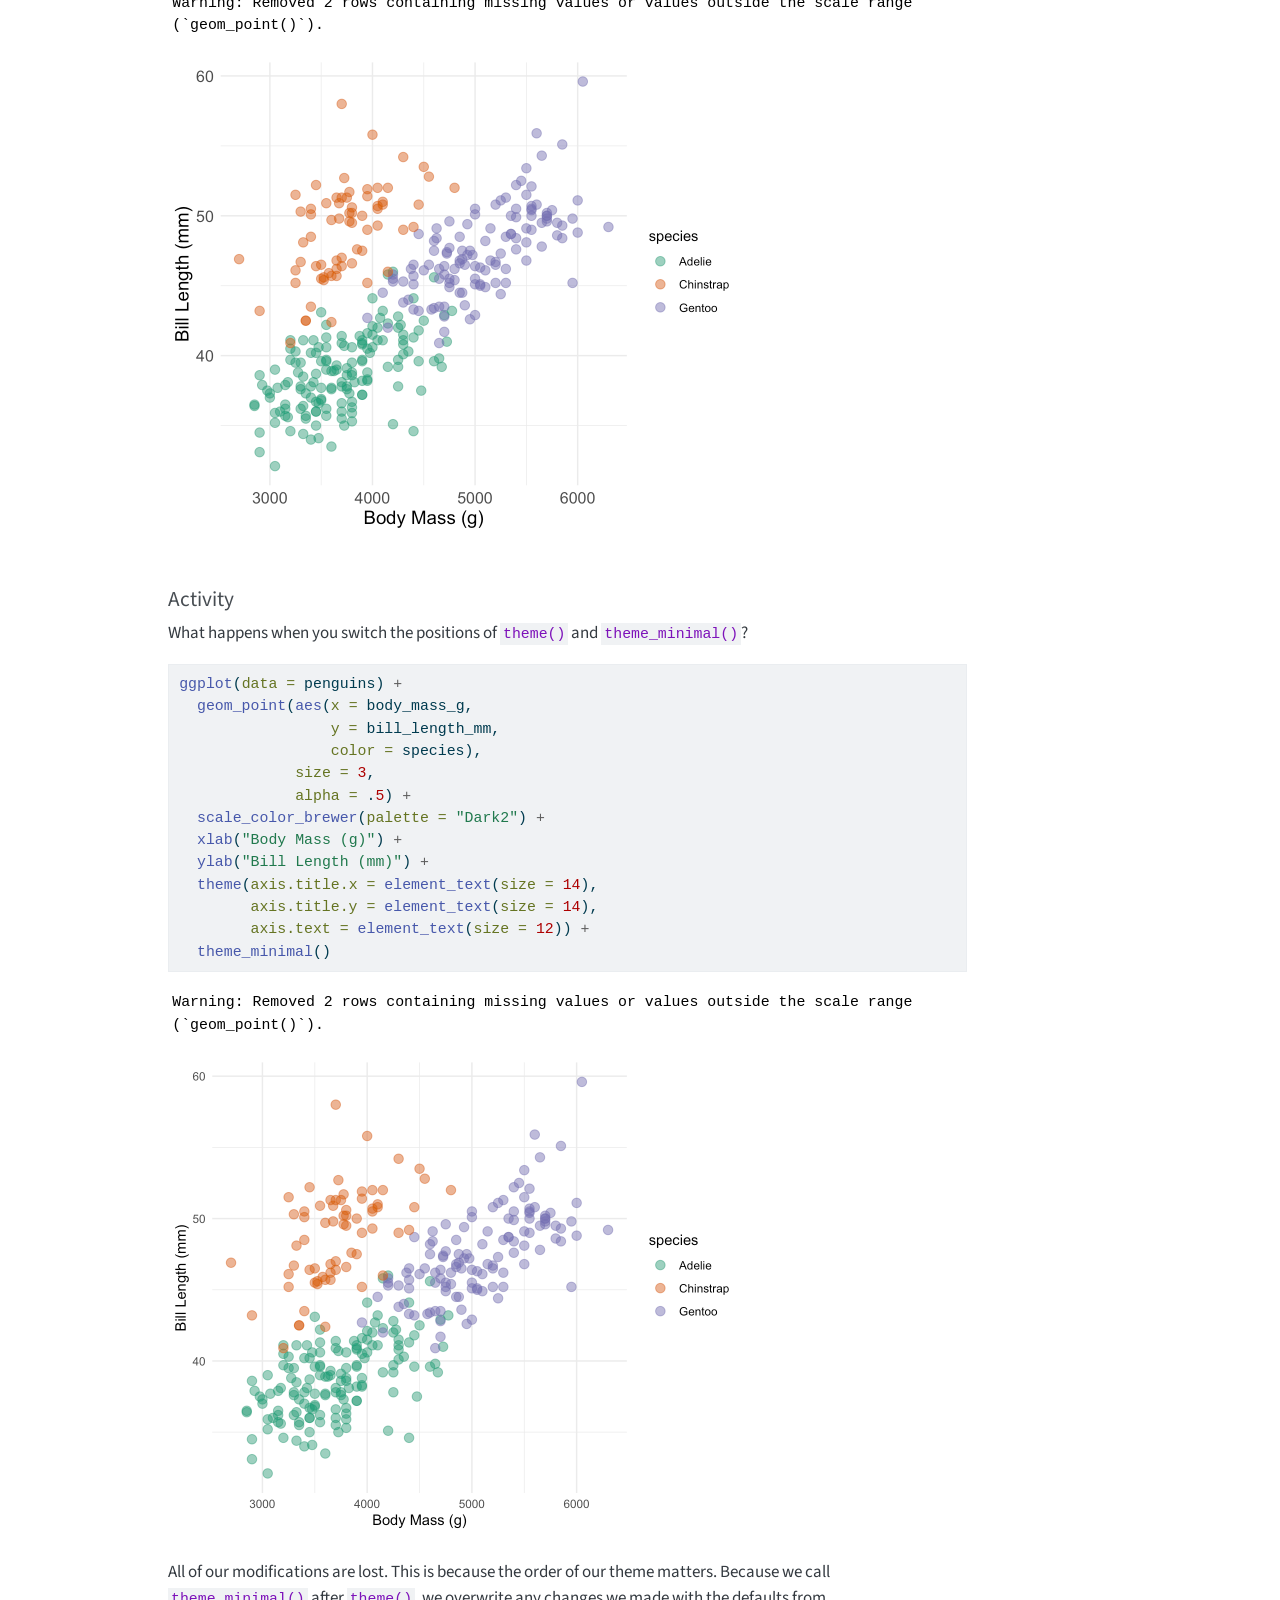
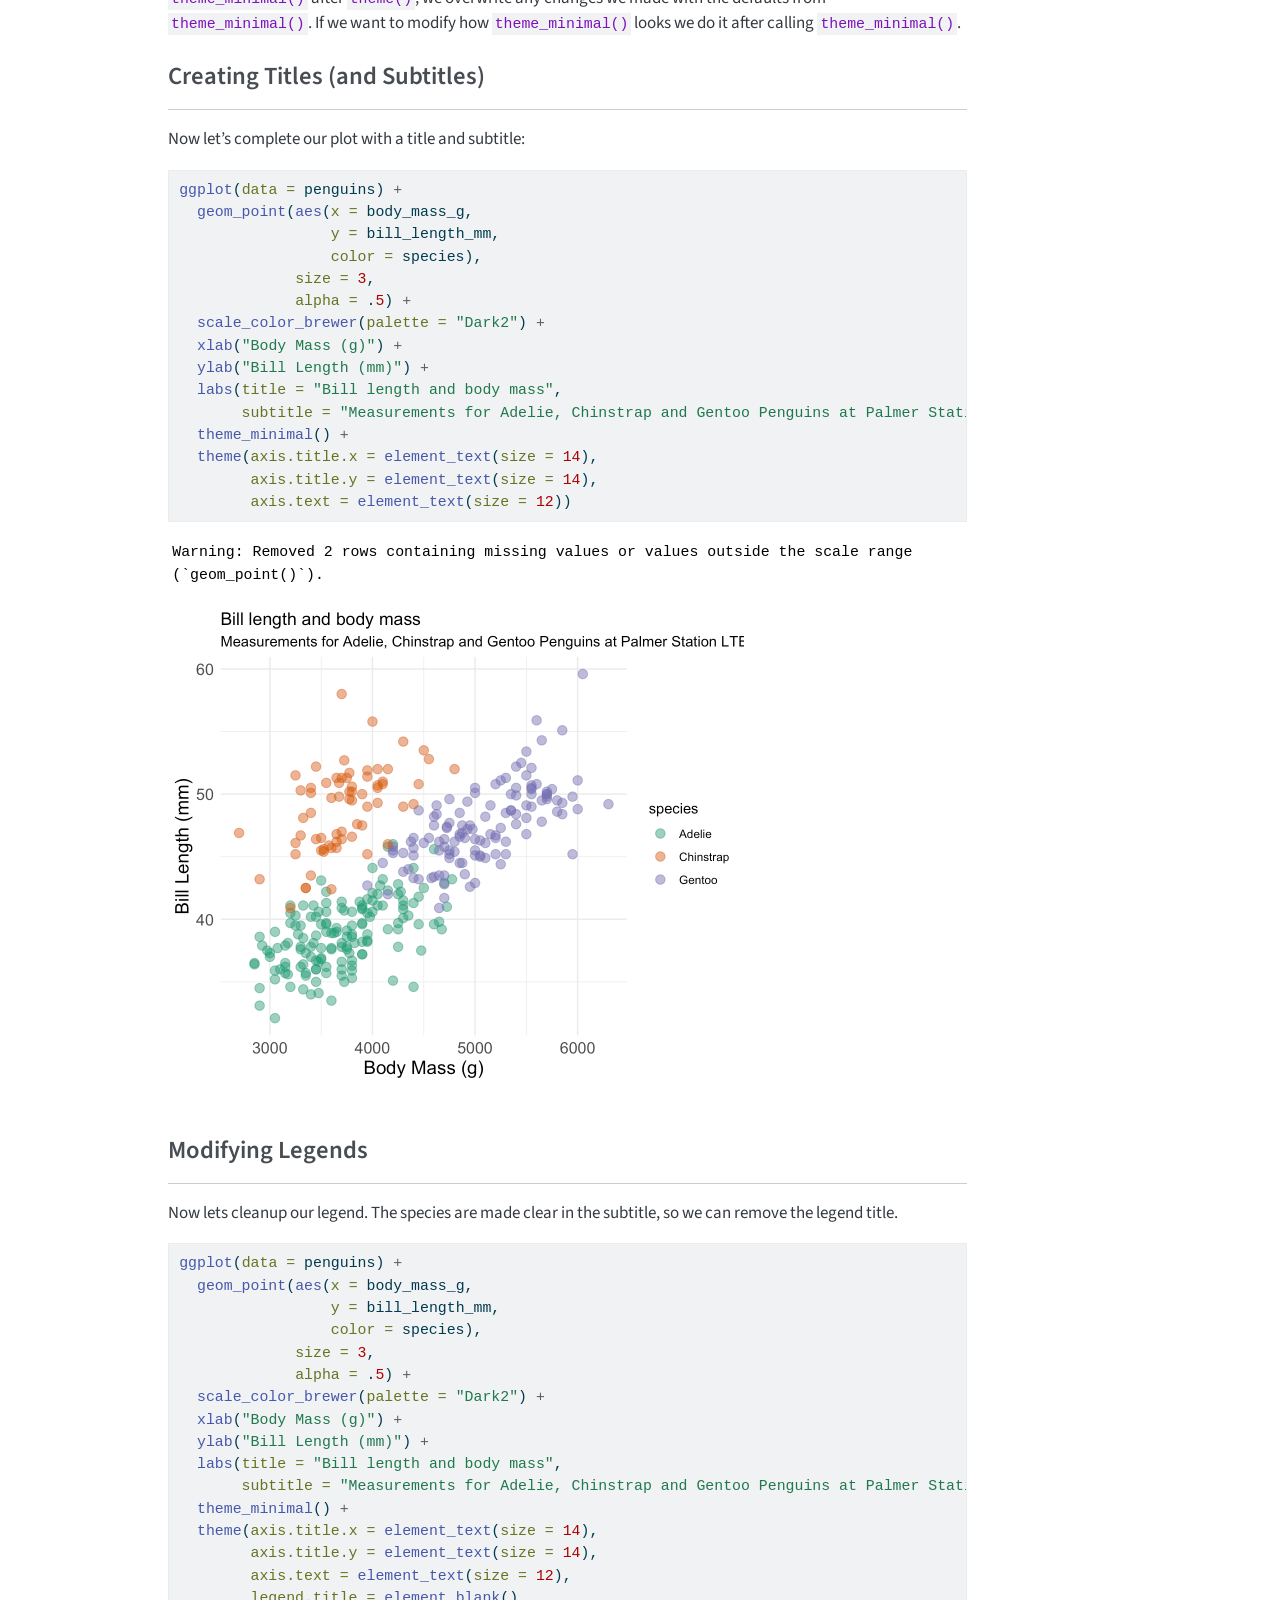
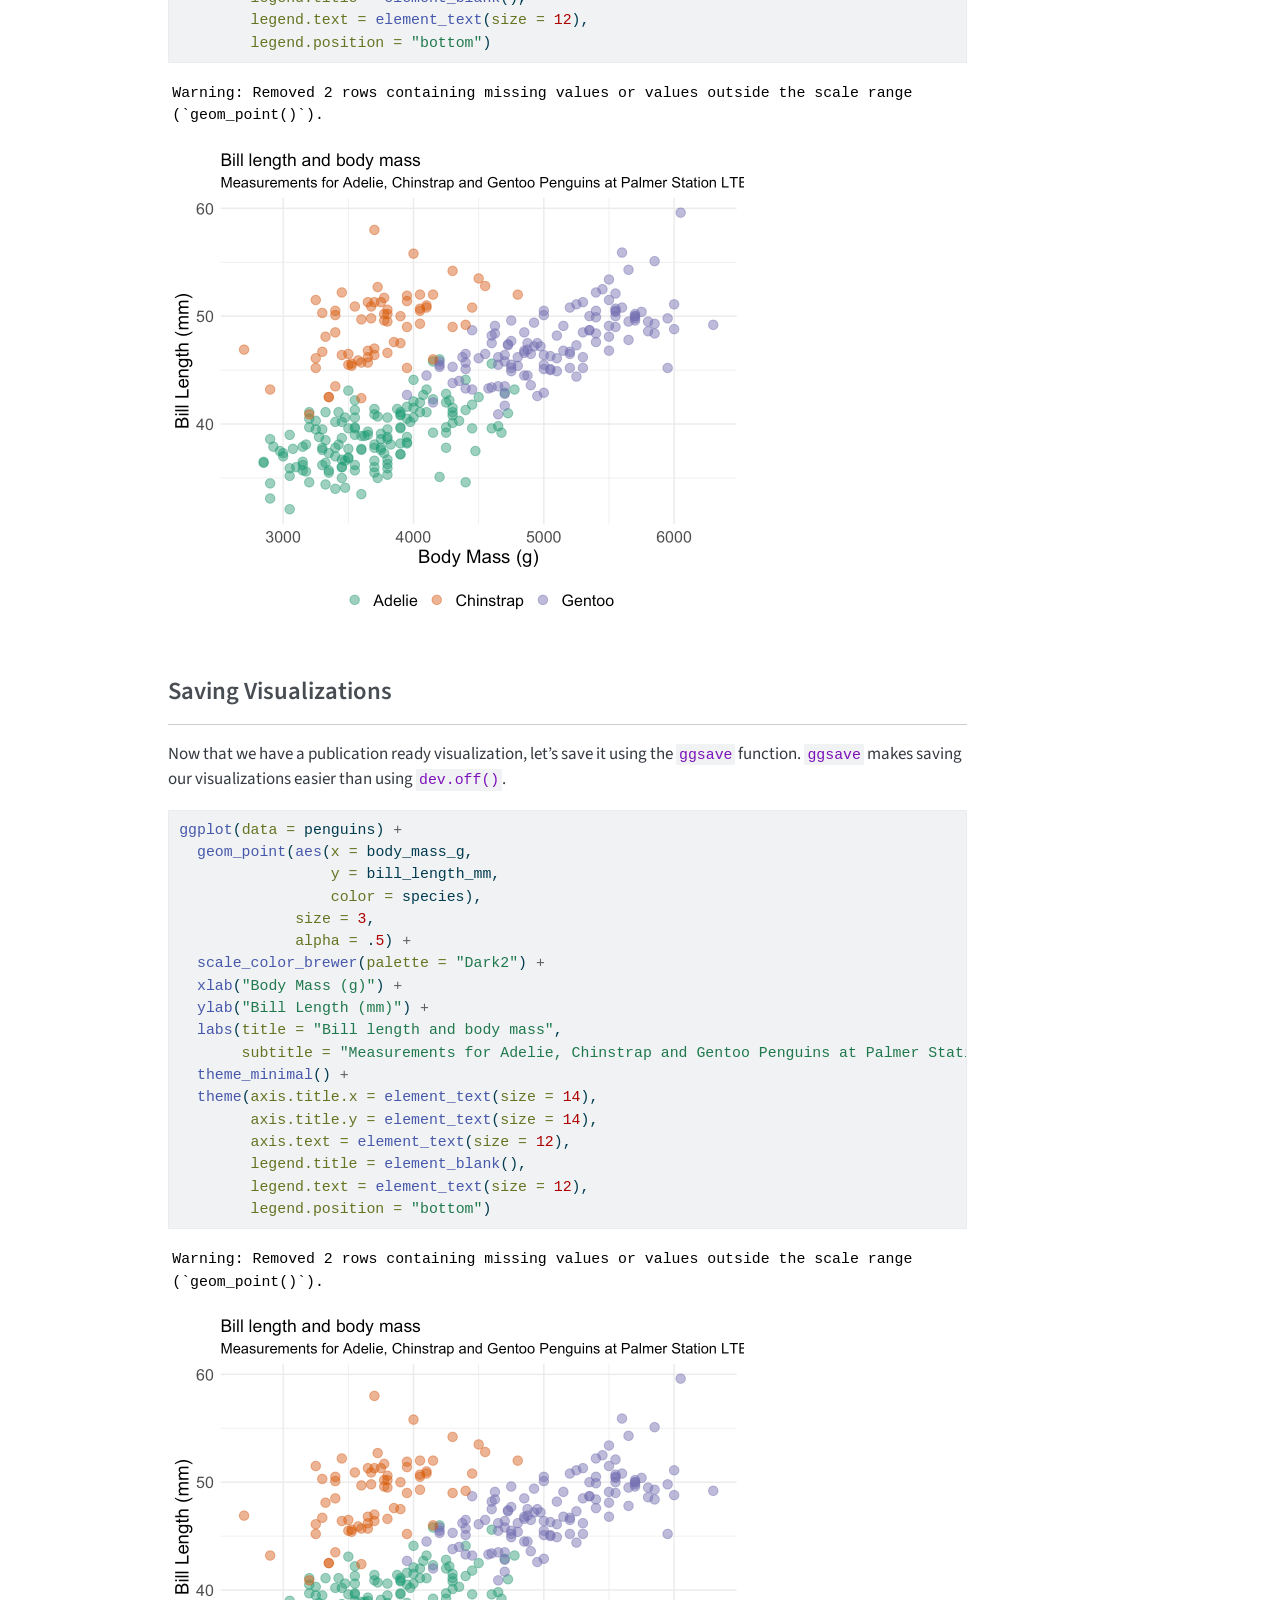
<file: docs/In-ClassScripts/lesson-2-ggplot2.html>
<!DOCTYPE html>
<html xmlns="http://www.w3.org/1999/xhtml" lang="en" xml:lang="en"><head>

<meta charset="utf-8">
<meta name="generator" content="quarto-1.8.27">

<meta name="viewport" content="width=device-width, initial-scale=1.0, user-scalable=yes">

<meta name="author" content="JHU Data Services">

<title>Lesson 2 - ggplot2 – Introduction to Data Visualization in R</title>
<style>
code{white-space: pre-wrap;}
span.smallcaps{font-variant: small-caps;}
div.columns{display: flex; gap: min(4vw, 1.5em);}
div.column{flex: auto; overflow-x: auto;}
div.hanging-indent{margin-left: 1.5em; text-indent: -1.5em;}
ul.task-list{list-style: none;}
ul.task-list li input[type="checkbox"] {
  width: 0.8em;
  margin: 0 0.8em 0.2em -1em; /* quarto-specific, see https://github.com/quarto-dev/quarto-cli/issues/4556 */ 
  vertical-align: middle;
}
/* CSS for syntax highlighting */
html { -webkit-text-size-adjust: 100%; }
pre > code.sourceCode { white-space: pre; position: relative; }
pre > code.sourceCode > span { display: inline-block; line-height: 1.25; }
pre > code.sourceCode > span:empty { height: 1.2em; }
.sourceCode { overflow: visible; }
code.sourceCode > span { color: inherit; text-decoration: inherit; }
div.sourceCode { margin: 1em 0; }
pre.sourceCode { margin: 0; }
@media screen {
div.sourceCode { overflow: auto; }
}
@media print {
pre > code.sourceCode { white-space: pre-wrap; }
pre > code.sourceCode > span { text-indent: -5em; padding-left: 5em; }
}
pre.numberSource code
  { counter-reset: source-line 0; }
pre.numberSource code > span
  { position: relative; left: -4em; counter-increment: source-line; }
pre.numberSource code > span > a:first-child::before
  { content: counter(source-line);
    position: relative; left: -1em; text-align: right; vertical-align: baseline;
    border: none; display: inline-block;
    -webkit-touch-callout: none; -webkit-user-select: none;
    -khtml-user-select: none; -moz-user-select: none;
    -ms-user-select: none; user-select: none;
    padding: 0 4px; width: 4em;
  }
pre.numberSource { margin-left: 3em;  padding-left: 4px; }
div.sourceCode
  {   }
@media screen {
pre > code.sourceCode > span > a:first-child::before { text-decoration: underline; }
}
</style>


<script src="../site_libs/quarto-nav/quarto-nav.js"></script>
<script src="../site_libs/quarto-nav/headroom.min.js"></script>
<script src="../site_libs/clipboard/clipboard.min.js"></script>
<script src="../site_libs/quarto-search/autocomplete.umd.js"></script>
<script src="../site_libs/quarto-search/fuse.min.js"></script>
<script src="../site_libs/quarto-search/quarto-search.js"></script>
<meta name="quarto:offset" content="../">
<script src="../site_libs/quarto-html/quarto.js" type="module"></script>
<script src="../site_libs/quarto-html/tabsets/tabsets.js" type="module"></script>
<script src="../site_libs/quarto-html/axe/axe-check.js" type="module"></script>
<script src="../site_libs/quarto-html/popper.min.js"></script>
<script src="../site_libs/quarto-html/tippy.umd.min.js"></script>
<script src="../site_libs/quarto-html/anchor.min.js"></script>
<link href="../site_libs/quarto-html/tippy.css" rel="stylesheet">
<link href="../site_libs/quarto-html/quarto-syntax-highlighting-ed96de9b727972fe78a7b5d16c58bf87.css" rel="stylesheet" id="quarto-text-highlighting-styles">
<script src="../site_libs/bootstrap/bootstrap.min.js"></script>
<link href="../site_libs/bootstrap/bootstrap-icons.css" rel="stylesheet">
<link href="../site_libs/bootstrap/bootstrap-5b4ad623e5705c0698d39aec6f10cf02.min.css" rel="stylesheet" append-hash="true" id="quarto-bootstrap" data-mode="light">
<script id="quarto-search-options" type="application/json">{
  "location": "navbar",
  "copy-button": false,
  "collapse-after": 3,
  "panel-placement": "end",
  "type": "overlay",
  "limit": 50,
  "keyboard-shortcut": [
    "f",
    "/",
    "s"
  ],
  "show-item-context": false,
  "language": {
    "search-no-results-text": "No results",
    "search-matching-documents-text": "matching documents",
    "search-copy-link-title": "Copy link to search",
    "search-hide-matches-text": "Hide additional matches",
    "search-more-match-text": "more match in this document",
    "search-more-matches-text": "more matches in this document",
    "search-clear-button-title": "Clear",
    "search-text-placeholder": "",
    "search-detached-cancel-button-title": "Cancel",
    "search-submit-button-title": "Submit",
    "search-label": "Search"
  }
}</script>


</head>

<body class="nav-fixed quarto-light">

<div id="quarto-search-results"></div>
  <header id="quarto-header" class="headroom fixed-top">
    <nav class="navbar navbar-expand-lg " data-bs-theme="dark">
      <div class="navbar-container container-fluid">
      <div class="navbar-brand-container mx-auto">
    <a class="navbar-brand" href="../index.html">
    <span class="navbar-title">Introduction to Data Visualization in R</span>
    </a>
  </div>
            <div id="quarto-search" class="" title="Search"></div>
          <button class="navbar-toggler" type="button" data-bs-toggle="collapse" data-bs-target="#navbarCollapse" aria-controls="navbarCollapse" role="menu" aria-expanded="false" aria-label="Toggle navigation" onclick="if (window.quartoToggleHeadroom) { window.quartoToggleHeadroom(); }">
  <span class="navbar-toggler-icon"></span>
</button>
          <div class="collapse navbar-collapse" id="navbarCollapse">
            <ul class="navbar-nav navbar-nav-scroll me-auto">
  <li class="nav-item">
    <a class="nav-link" href="../index.html"> 
<span class="menu-text">Home</span></a>
  </li>  
  <li class="nav-item">
    <a class="nav-link" href="../PresentationMaterials/IntroDataVisR.pdf"> 
<span class="menu-text">Slides</span></a>
  </li>  
  <li class="nav-item dropdown ">
    <a class="nav-link dropdown-toggle" href="#" id="nav-menu-in-class-scripts" role="link" data-bs-toggle="dropdown" aria-expanded="false">
 <span class="menu-text">In-Class Scripts</span>
    </a>
    <ul class="dropdown-menu" aria-labelledby="nav-menu-in-class-scripts">    
        <li>
    <a class="dropdown-item" href="../In-ClassScripts/lesson-1-base-r.html" target="_blank">
 <span class="dropdown-text">Part 1 – Base R</span></a>
  </li>  
        <li>
    <a class="dropdown-item" href="../In-ClassScripts/lesson-2-ggplot2.html" target="_blank">
 <span class="dropdown-text">Part 2 – ggplot2</span></a>
  </li>  
    </ul>
  </li>
  <li class="nav-item dropdown ">
    <a class="nav-link dropdown-toggle" href="#" id="nav-menu-cheatsheets" role="link" data-bs-toggle="dropdown" aria-expanded="false">
 <span class="menu-text">Cheatsheets</span>
    </a>
    <ul class="dropdown-menu" aria-labelledby="nav-menu-cheatsheets">    
        <li>
    <a class="dropdown-item" href="../Resources/BaseGraphicsCheatsheet.pdf" target="_blank">
 <span class="dropdown-text">Base Graphics Cheatsheet</span></a>
  </li>  
        <li>
    <a class="dropdown-item" href="../Resources/ggplot2Cheatsheet.pdf" target="_blank">
 <span class="dropdown-text">ggplot2 Cheatsheet</span></a>
  </li>  
    </ul>
  </li>
</ul>
          </div> <!-- /navcollapse -->
            <div class="quarto-navbar-tools">
</div>
      </div> <!-- /container-fluid -->
    </nav>
</header>
<!-- content -->
<div id="quarto-content" class="quarto-container page-columns page-rows-contents page-layout-article page-navbar">
<!-- sidebar -->
<!-- margin-sidebar -->
    <div id="quarto-margin-sidebar" class="sidebar margin-sidebar">
        <nav id="TOC" role="doc-toc" class="toc-active">
    <h2 id="toc-title">On this page</h2>
   
  <ul>
  <li><a href="#introduction-to-ggplot2" id="toc-introduction-to-ggplot2" class="nav-link active" data-scroll-target="#introduction-to-ggplot2">Introduction to ggplot2</a>
  <ul class="collapse">
  <li><a href="#key-components" id="toc-key-components" class="nav-link" data-scroll-target="#key-components">Key components</a></li>
  </ul></li>
  <li><a href="#lets-practice" id="toc-lets-practice" class="nav-link" data-scroll-target="#lets-practice">Lets Practice!</a>
  <ul class="collapse">
  <li><a href="#load-the-libraries-and-data." id="toc-load-the-libraries-and-data." class="nav-link" data-scroll-target="#load-the-libraries-and-data.">Load the libraries and data.</a></li>
  <li><a href="#explore-the-data" id="toc-explore-the-data" class="nav-link" data-scroll-target="#explore-the-data">Explore the data</a></li>
  <li><a href="#using-ggplot2" id="toc-using-ggplot2" class="nav-link" data-scroll-target="#using-ggplot2">Using ggplot2</a>
  <ul class="collapse">
  <li><a href="#plotting-data" id="toc-plotting-data" class="nav-link" data-scroll-target="#plotting-data">Plotting Data</a></li>
  <li><a href="#modifying-aesthetics" id="toc-modifying-aesthetics" class="nav-link" data-scroll-target="#modifying-aesthetics">Modifying Aesthetics</a></li>
  <li><a href="#using-rcolorbrewer-palettes" id="toc-using-rcolorbrewer-palettes" class="nav-link" data-scroll-target="#using-rcolorbrewer-palettes">Using RColorBrewer Palettes</a></li>
  <li><a href="#themes" id="toc-themes" class="nav-link" data-scroll-target="#themes">Themes</a></li>
  <li><a href="#creating-titles-and-subtitles" id="toc-creating-titles-and-subtitles" class="nav-link" data-scroll-target="#creating-titles-and-subtitles">Creating Titles (and Subtitles)</a></li>
  <li><a href="#modifying-legends" id="toc-modifying-legends" class="nav-link" data-scroll-target="#modifying-legends">Modifying Legends</a></li>
  <li><a href="#saving-visualizations" id="toc-saving-visualizations" class="nav-link" data-scroll-target="#saving-visualizations">Saving Visualizations</a></li>
  <li><a href="#adding-statistical-summaries" id="toc-adding-statistical-summaries" class="nav-link" data-scroll-target="#adding-statistical-summaries">Adding Statistical Summaries</a></li>
  <li><a href="#local-vs-global-aesthetics" id="toc-local-vs-global-aesthetics" class="nav-link" data-scroll-target="#local-vs-global-aesthetics">Local vs Global Aesthetics</a></li>
  <li><a href="#facets" id="toc-facets" class="nav-link" data-scroll-target="#facets">Facets</a></li>
  </ul></li>
  </ul></li>
  </ul>
</nav>
    </div>
<!-- main -->
<main class="content" id="quarto-document-content">

<header id="title-block-header" class="quarto-title-block default">
<div class="quarto-title">
<h1 class="title">Lesson 2 - ggplot2</h1>
<p class="subtitle lead">Introduction to Data Visualization in R</p>
</div>



<div class="quarto-title-meta">

    <div>
    <div class="quarto-title-meta-heading">Author</div>
    <div class="quarto-title-meta-contents">
             <p>JHU Data Services </p>
          </div>
  </div>
    
  
    
  </div>
  


</header>


<section id="introduction-to-ggplot2" class="level1">
<h1>Introduction to ggplot2</h1>
<hr>
<p>ggplot2 is an R package for producing graphics, and it is particularly well suited to producing statistical graphics. ggplot2 is based on the Grammar of Graphics, which describes a series of components that make up graphs. ggplot2 allows you to build graphs out of these independent components, much like Legos. Rather than be limited to a set number of predefined graphs, you can create a vast variety of graphics by adding, removing, and mixing these components.</p>
<p>Today we will learn what these components are, and how we can combine them to create effective graphics in R.</p>
<section id="key-components" class="level2">
<h2 class="anchored" data-anchor-id="key-components">Key components</h2>
<p>Each ggplot2 plot has three key components:</p>
<ul>
<li><strong>Data</strong>: The dataframe you would like to plot.</li>
<li><strong>Aesthetic mappings</strong> between the variables of interest in your data, and a visual property (like size, color, or position)</li>
<li>At least one <strong>layer</strong>. Layers describe how observations should be rendered (bars, points, etc) and are created with the <strong>geom</strong> function.</li>
</ul>
</section>
</section>
<section id="lets-practice" class="level1">
<h1>Lets Practice!</h1>
<hr>
<section id="load-the-libraries-and-data." class="level2">
<h2 class="anchored" data-anchor-id="load-the-libraries-and-data.">Load the libraries and data.</h2>
<hr>
<p>Let’s load in the Palmer penguin data, by importing the <code>palmerpenguins</code> package. If you have not already installed this package, you can do so now by running <code>install.packages('palmerpenguins')</code> in your R console. We will also load our libraries for plotting.</p>
<div class="cell">
<div class="code-copy-outer-scaffold"><div class="sourceCode cell-code" id="cb1"><pre class="sourceCode r code-with-copy"><code class="sourceCode r"><span id="cb1-1"><a href="#cb1-1" aria-hidden="true" tabindex="-1"></a><span class="co"># load libraries</span></span>
<span id="cb1-2"><a href="#cb1-2" aria-hidden="true" tabindex="-1"></a><span class="fu">library</span>(ggplot2)</span>
<span id="cb1-3"><a href="#cb1-3" aria-hidden="true" tabindex="-1"></a><span class="fu">library</span>(scales)</span>
<span id="cb1-4"><a href="#cb1-4" aria-hidden="true" tabindex="-1"></a><span class="fu">library</span>(RColorBrewer)</span>
<span id="cb1-5"><a href="#cb1-5" aria-hidden="true" tabindex="-1"></a><span class="fu">library</span>(palmerpenguins)</span></code></pre></div><button title="Copy to Clipboard" class="code-copy-button"><i class="bi"></i></button></div>
<div class="cell-output cell-output-stderr">
<pre><code>
Attaching package: 'palmerpenguins'</code></pre>
</div>
<div class="cell-output cell-output-stderr">
<pre><code>The following objects are masked from 'package:datasets':

    penguins, penguins_raw</code></pre>
</div>
<div class="code-copy-outer-scaffold"><div class="sourceCode cell-code" id="cb4"><pre class="sourceCode r code-with-copy"><code class="sourceCode r"><span id="cb4-1"><a href="#cb4-1" aria-hidden="true" tabindex="-1"></a><span class="co"># load in dataset</span></span>
<span id="cb4-2"><a href="#cb4-2" aria-hidden="true" tabindex="-1"></a><span class="fu">data</span>(<span class="at">package =</span> <span class="st">"palmerpenguins"</span>)</span></code></pre></div><button title="Copy to Clipboard" class="code-copy-button"><i class="bi"></i></button></div>
</div>
</section>
<section id="explore-the-data" class="level2">
<h2 class="anchored" data-anchor-id="explore-the-data">Explore the data</h2>
<hr>
<p>Let’s explore the contents of the data. We can use the <code>head</code> command to look at the first few rows of the data.</p>
<div class="cell">
<div class="code-copy-outer-scaffold"><div class="sourceCode cell-code" id="cb5"><pre class="sourceCode r code-with-copy"><code class="sourceCode r"><span id="cb5-1"><a href="#cb5-1" aria-hidden="true" tabindex="-1"></a><span class="fu">head</span>(penguins)</span></code></pre></div><button title="Copy to Clipboard" class="code-copy-button"><i class="bi"></i></button></div>
<div class="cell-output cell-output-stdout">
<pre><code># A tibble: 6 × 8
  species island    bill_length_mm bill_depth_mm flipper_length_mm body_mass_g
  &lt;fct&gt;   &lt;fct&gt;              &lt;dbl&gt;         &lt;dbl&gt;             &lt;int&gt;       &lt;int&gt;
1 Adelie  Torgersen           39.1          18.7               181        3750
2 Adelie  Torgersen           39.5          17.4               186        3800
3 Adelie  Torgersen           40.3          18                 195        3250
4 Adelie  Torgersen           NA            NA                  NA          NA
5 Adelie  Torgersen           36.7          19.3               193        3450
6 Adelie  Torgersen           39.3          20.6               190        3650
# ℹ 2 more variables: sex &lt;fct&gt;, year &lt;int&gt;</code></pre>
</div>
</div>
</section>
<section id="using-ggplot2" class="level2">
<h2 class="anchored" data-anchor-id="using-ggplot2">Using ggplot2</h2>
<hr>
<section id="plotting-data" class="level3">
<h3 class="anchored" data-anchor-id="plotting-data">Plotting Data</h3>
<hr>
<p>When we create a plot with <code>ggplot2()</code> we do it incrementally, by adding a layer at a time. Lets begin by calling <code>ggplot()</code> and passing our dataset (<code>penguin</code>).</p>
<section id="activity" class="level4 activity">
<h4 class="anchored" data-anchor-id="activity">Activity</h4>
<p>What happens when we run: <code>ggplot(data = penguins)</code>?</p>
</section>
<div class="cell">
<div class="code-copy-outer-scaffold"><div class="sourceCode cell-code" id="cb7"><pre class="sourceCode r code-with-copy"><code class="sourceCode r"><span id="cb7-1"><a href="#cb7-1" aria-hidden="true" tabindex="-1"></a><span class="fu">ggplot</span>(<span class="at">data =</span> penguins)</span></code></pre></div><button title="Copy to Clipboard" class="code-copy-button"><i class="bi"></i></button></div>
<div class="cell-output-display">
<div>
<figure class="figure">
<p><img src="lesson-2-ggplot2_files/figure-html/ggplot2_skeleton-1.png" class="img-fluid figure-img" width="576"></p>
</figure>
</div>
</div>
</div>
<p>Nothing is produced! This is because we need to add a layer. Let’s add a <code>geom</code> layer, which will specify the geometric object we want to use to draw each observation. Let’s use <code>geom_point()</code> to create a scatter plot. Try to run the code again with <code>geom_point()</code> added and see what happens?</p>
<div class="cell">
<div class="code-copy-outer-scaffold"><div class="sourceCode cell-code" id="cb8"><pre class="sourceCode r code-with-copy"><code class="sourceCode r"><span id="cb8-1"><a href="#cb8-1" aria-hidden="true" tabindex="-1"></a><span class="fu">ggplot</span>(<span class="at">data =</span> penguins) <span class="sc">+</span></span>
<span id="cb8-2"><a href="#cb8-2" aria-hidden="true" tabindex="-1"></a>  <span class="fu">geom_point</span>()</span></code></pre></div><button title="Copy to Clipboard" class="code-copy-button"><i class="bi"></i></button></div>
</div>
<p>We received an error because we haven’t specified what elements of our data we want to plot.</p>
<p>Lets map to variables in our data to aesthetic elements. In this case let’s map <code>body_mass_g</code> to the x-axis, and <code>bill_length_mm</code> to the y-axis.</p>
<div class="cell">
<div class="code-copy-outer-scaffold"><div class="sourceCode cell-code" id="cb9"><pre class="sourceCode r code-with-copy"><code class="sourceCode r"><span id="cb9-1"><a href="#cb9-1" aria-hidden="true" tabindex="-1"></a><span class="fu">ggplot</span>(<span class="at">data =</span> penguins) <span class="sc">+</span></span>
<span id="cb9-2"><a href="#cb9-2" aria-hidden="true" tabindex="-1"></a>  <span class="fu">geom_point</span>(<span class="fu">aes</span>(<span class="at">x =</span> body_mass_g, </span>
<span id="cb9-3"><a href="#cb9-3" aria-hidden="true" tabindex="-1"></a>                 <span class="at">y =</span> bill_length_mm))</span></code></pre></div><button title="Copy to Clipboard" class="code-copy-button"><i class="bi"></i></button></div>
<div class="cell-output cell-output-stderr">
<pre><code>Warning: Removed 2 rows containing missing values or values outside the scale range
(`geom_point()`).</code></pre>
</div>
<div class="cell-output-display">
<div>
<figure class="figure">
<p><img src="lesson-2-ggplot2_files/figure-html/ggplot2_points_aesth-1.png" class="img-fluid figure-img" width="576"></p>
</figure>
</div>
</div>
</div>
<p>It worked!</p>
</section>
<section id="modifying-aesthetics" class="level3">
<h3 class="anchored" data-anchor-id="modifying-aesthetics">Modifying Aesthetics</h3>
<hr>
<p>Now lets configure another aesthetic of <code>geom_point()</code> by specifying a color for the points, using the argument <code>color</code>. Lets use the color <code>"steelblue"</code>.</p>
<section id="activity-1" class="level4 activity">
<h4 class="anchored" data-anchor-id="activity-1">Activity</h4>
<p>Add <code>color = "steelblue"</code> as an additional argument to <code>aes()</code> within geom_point</p>
<p>What happens?</p>
</section>
<div class="cell">
<div class="code-copy-outer-scaffold"><div class="sourceCode cell-code" id="cb11"><pre class="sourceCode r code-with-copy"><code class="sourceCode r"><span id="cb11-1"><a href="#cb11-1" aria-hidden="true" tabindex="-1"></a><span class="fu">ggplot</span>(<span class="at">data =</span> penguins) <span class="sc">+</span></span>
<span id="cb11-2"><a href="#cb11-2" aria-hidden="true" tabindex="-1"></a>  <span class="fu">geom_point</span>(<span class="fu">aes</span>(<span class="at">x =</span> body_mass_g, </span>
<span id="cb11-3"><a href="#cb11-3" aria-hidden="true" tabindex="-1"></a>                 <span class="at">y =</span> bill_length_mm,</span>
<span id="cb11-4"><a href="#cb11-4" aria-hidden="true" tabindex="-1"></a>                 <span class="at">color =</span> <span class="st">"steelblue"</span>)) </span></code></pre></div><button title="Copy to Clipboard" class="code-copy-button"><i class="bi"></i></button></div>
<div class="cell-output cell-output-stderr">
<pre><code>Warning: Removed 2 rows containing missing values or values outside the scale range
(`geom_point()`).</code></pre>
</div>
<div class="cell-output-display">
<div>
<figure class="figure">
<p><img src="lesson-2-ggplot2_files/figure-html/ggplot2_points_aes_color-1.png" class="img-fluid figure-img" width="576"></p>
</figure>
</div>
</div>
</div>
<p>The points are colored red, even though we explicitly specified that they be <em>steelblue</em>. This unexpected behaviour is related to how ggplot2 handles aesthetic arguments. Those that are defined within <code>aes()</code> map data to an aesthetic using a <strong>scale</strong>.</p>
<p>Those that are defined outside of <code>aes()</code> are set to a fixed value. Let’s try again, but move <code>color = "steelblue"</code> outside of <code>aes()</code>.</p>
<div class="cell">
<div class="code-copy-outer-scaffold"><div class="sourceCode cell-code" id="cb13"><pre class="sourceCode r code-with-copy"><code class="sourceCode r"><span id="cb13-1"><a href="#cb13-1" aria-hidden="true" tabindex="-1"></a><span class="fu">ggplot</span>(<span class="at">data =</span> penguins) <span class="sc">+</span></span>
<span id="cb13-2"><a href="#cb13-2" aria-hidden="true" tabindex="-1"></a>  <span class="fu">geom_point</span>(<span class="fu">aes</span>(<span class="at">x =</span> body_mass_g, </span>
<span id="cb13-3"><a href="#cb13-3" aria-hidden="true" tabindex="-1"></a>                 <span class="at">y =</span> bill_length_mm),</span>
<span id="cb13-4"><a href="#cb13-4" aria-hidden="true" tabindex="-1"></a>                 <span class="at">color =</span> <span class="st">"steelblue"</span>) </span></code></pre></div><button title="Copy to Clipboard" class="code-copy-button"><i class="bi"></i></button></div>
<div class="cell-output cell-output-stderr">
<pre><code>Warning: Removed 2 rows containing missing values or values outside the scale range
(`geom_point()`).</code></pre>
</div>
<div class="cell-output-display">
<div>
<figure class="figure">
<p><img src="lesson-2-ggplot2_files/figure-html/ggplot2_points_color-1.png" class="img-fluid figure-img" width="576"></p>
</figure>
</div>
</div>
</div>
<p>That produces the result we expected. Remember, if you want to set an aesthetic to a fixed value (such as setting points to the color steelblue) then do it <strong>outside</strong> of <code>aes()</code>. If you want to map some variable of your data to an aesthetic automatically, then do it <strong>inside</strong> <code>aes()</code></p>
<p>Let’s try mapping the species variable to color:</p>
<div class="cell">
<div class="code-copy-outer-scaffold"><div class="sourceCode cell-code" id="cb15"><pre class="sourceCode r code-with-copy"><code class="sourceCode r"><span id="cb15-1"><a href="#cb15-1" aria-hidden="true" tabindex="-1"></a><span class="fu">ggplot</span>(<span class="at">data =</span> penguins) <span class="sc">+</span></span>
<span id="cb15-2"><a href="#cb15-2" aria-hidden="true" tabindex="-1"></a>  <span class="fu">geom_point</span>(<span class="fu">aes</span>(<span class="at">x =</span> body_mass_g, </span>
<span id="cb15-3"><a href="#cb15-3" aria-hidden="true" tabindex="-1"></a>                 <span class="at">y =</span> bill_length_mm,</span>
<span id="cb15-4"><a href="#cb15-4" aria-hidden="true" tabindex="-1"></a>                 <span class="at">color =</span> species))</span></code></pre></div><button title="Copy to Clipboard" class="code-copy-button"><i class="bi"></i></button></div>
<div class="cell-output cell-output-stderr">
<pre><code>Warning: Removed 2 rows containing missing values or values outside the scale range
(`geom_point()`).</code></pre>
</div>
<div class="cell-output-display">
<div>
<figure class="figure">
<p><img src="lesson-2-ggplot2_files/figure-html/ggplot2_points_color_aes-1.png" class="img-fluid figure-img" width="576"></p>
</figure>
</div>
</div>
</div>
<p>This produces points colored by species, and automatically creates an appropriately named legend. The individual points look a little small, so let’s increase their size.</p>
<div class="cell">
<div class="code-copy-outer-scaffold"><div class="sourceCode cell-code" id="cb17"><pre class="sourceCode r code-with-copy"><code class="sourceCode r"><span id="cb17-1"><a href="#cb17-1" aria-hidden="true" tabindex="-1"></a><span class="fu">ggplot</span>(<span class="at">data =</span> penguins) <span class="sc">+</span></span>
<span id="cb17-2"><a href="#cb17-2" aria-hidden="true" tabindex="-1"></a>  <span class="fu">geom_point</span>(<span class="fu">aes</span>(<span class="at">x =</span> body_mass_g, </span>
<span id="cb17-3"><a href="#cb17-3" aria-hidden="true" tabindex="-1"></a>                 <span class="at">y =</span> bill_length_mm,</span>
<span id="cb17-4"><a href="#cb17-4" aria-hidden="true" tabindex="-1"></a>                 <span class="at">color =</span> species),</span>
<span id="cb17-5"><a href="#cb17-5" aria-hidden="true" tabindex="-1"></a>             <span class="at">size =</span> <span class="dv">3</span>)</span></code></pre></div><button title="Copy to Clipboard" class="code-copy-button"><i class="bi"></i></button></div>
<div class="cell-output cell-output-stderr">
<pre><code>Warning: Removed 2 rows containing missing values or values outside the scale range
(`geom_point()`).</code></pre>
</div>
<div class="cell-output-display">
<div>
<figure class="figure">
<p><img src="lesson-2-ggplot2_files/figure-html/ggplot2_points_size-1.png" class="img-fluid figure-img" width="576"></p>
</figure>
</div>
</div>
</div>
<p>Now let’s add transparency so that we can see points being occluded by other points.</p>
<div class="cell">
<div class="code-copy-outer-scaffold"><div class="sourceCode cell-code" id="cb19"><pre class="sourceCode r code-with-copy"><code class="sourceCode r"><span id="cb19-1"><a href="#cb19-1" aria-hidden="true" tabindex="-1"></a><span class="fu">ggplot</span>(<span class="at">data =</span> penguins) <span class="sc">+</span></span>
<span id="cb19-2"><a href="#cb19-2" aria-hidden="true" tabindex="-1"></a>  <span class="fu">geom_point</span>(<span class="fu">aes</span>(<span class="at">x =</span> body_mass_g, </span>
<span id="cb19-3"><a href="#cb19-3" aria-hidden="true" tabindex="-1"></a>                 <span class="at">y =</span> bill_length_mm,</span>
<span id="cb19-4"><a href="#cb19-4" aria-hidden="true" tabindex="-1"></a>                 <span class="at">color =</span> species),</span>
<span id="cb19-5"><a href="#cb19-5" aria-hidden="true" tabindex="-1"></a>             <span class="at">size =</span> <span class="dv">3</span>,</span>
<span id="cb19-6"><a href="#cb19-6" aria-hidden="true" tabindex="-1"></a>             <span class="at">alpha =</span> .<span class="dv">5</span>)</span></code></pre></div><button title="Copy to Clipboard" class="code-copy-button"><i class="bi"></i></button></div>
<div class="cell-output cell-output-stderr">
<pre><code>Warning: Removed 2 rows containing missing values or values outside the scale range
(`geom_point()`).</code></pre>
</div>
<div class="cell-output-display">
<div>
<figure class="figure">
<p><img src="lesson-2-ggplot2_files/figure-html/ggplot2_points_alpha-1.png" class="img-fluid figure-img" width="576"></p>
</figure>
</div>
</div>
</div>
</section>
<section id="using-rcolorbrewer-palettes" class="level3">
<h3 class="anchored" data-anchor-id="using-rcolorbrewer-palettes">Using RColorBrewer Palettes</h3>
<hr>
<p>This is looking better, but the default use of red and green is not colorblind friendly. Let’s correct this by using a palette from RColorBrewer. Fortunately, with ggplot2 we can pass the palette directly in to ggplot2:</p>
<div class="cell">
<div class="code-copy-outer-scaffold"><div class="sourceCode cell-code" id="cb21"><pre class="sourceCode r code-with-copy"><code class="sourceCode r"><span id="cb21-1"><a href="#cb21-1" aria-hidden="true" tabindex="-1"></a><span class="fu">ggplot</span>(<span class="at">data =</span> penguins) <span class="sc">+</span></span>
<span id="cb21-2"><a href="#cb21-2" aria-hidden="true" tabindex="-1"></a>  <span class="fu">geom_point</span>(<span class="fu">aes</span>(<span class="at">x =</span> body_mass_g, </span>
<span id="cb21-3"><a href="#cb21-3" aria-hidden="true" tabindex="-1"></a>                 <span class="at">y =</span> bill_length_mm,</span>
<span id="cb21-4"><a href="#cb21-4" aria-hidden="true" tabindex="-1"></a>                 <span class="at">color =</span> species),</span>
<span id="cb21-5"><a href="#cb21-5" aria-hidden="true" tabindex="-1"></a>             <span class="at">size =</span> <span class="dv">3</span>,</span>
<span id="cb21-6"><a href="#cb21-6" aria-hidden="true" tabindex="-1"></a>             <span class="at">alpha =</span> .<span class="dv">5</span>) <span class="sc">+</span></span>
<span id="cb21-7"><a href="#cb21-7" aria-hidden="true" tabindex="-1"></a>  <span class="fu">scale_color_brewer</span>(<span class="at">palette =</span> <span class="st">"Dark2"</span>)</span></code></pre></div><button title="Copy to Clipboard" class="code-copy-button"><i class="bi"></i></button></div>
<div class="cell-output cell-output-stderr">
<pre><code>Warning: Removed 2 rows containing missing values or values outside the scale range
(`geom_point()`).</code></pre>
</div>
<div class="cell-output-display">
<div>
<figure class="figure">
<p><img src="lesson-2-ggplot2_files/figure-html/ggplot2_points_rcolorbrewer-1.png" class="img-fluid figure-img" width="576"></p>
</figure>
</div>
</div>
</div>
<p>Now let’s clean up those axis labels:</p>
<div class="cell">
<div class="code-copy-outer-scaffold"><div class="sourceCode cell-code" id="cb23"><pre class="sourceCode r code-with-copy"><code class="sourceCode r"><span id="cb23-1"><a href="#cb23-1" aria-hidden="true" tabindex="-1"></a><span class="fu">ggplot</span>(<span class="at">data =</span> penguins) <span class="sc">+</span></span>
<span id="cb23-2"><a href="#cb23-2" aria-hidden="true" tabindex="-1"></a>  <span class="fu">geom_point</span>(<span class="fu">aes</span>(<span class="at">x =</span> body_mass_g, </span>
<span id="cb23-3"><a href="#cb23-3" aria-hidden="true" tabindex="-1"></a>                 <span class="at">y =</span> bill_length_mm,</span>
<span id="cb23-4"><a href="#cb23-4" aria-hidden="true" tabindex="-1"></a>                 <span class="at">color =</span> species),</span>
<span id="cb23-5"><a href="#cb23-5" aria-hidden="true" tabindex="-1"></a>             <span class="at">size =</span> <span class="dv">3</span>,</span>
<span id="cb23-6"><a href="#cb23-6" aria-hidden="true" tabindex="-1"></a>             <span class="at">alpha =</span> .<span class="dv">5</span>) <span class="sc">+</span></span>
<span id="cb23-7"><a href="#cb23-7" aria-hidden="true" tabindex="-1"></a>  <span class="fu">scale_color_brewer</span>(<span class="at">palette =</span> <span class="st">"Dark2"</span>) <span class="sc">+</span></span>
<span id="cb23-8"><a href="#cb23-8" aria-hidden="true" tabindex="-1"></a>  <span class="fu">xlab</span>(<span class="st">"Body Mass (g)"</span>) <span class="sc">+</span></span>
<span id="cb23-9"><a href="#cb23-9" aria-hidden="true" tabindex="-1"></a>  <span class="fu">ylab</span>(<span class="st">"Bill Length (mm)"</span>)</span></code></pre></div><button title="Copy to Clipboard" class="code-copy-button"><i class="bi"></i></button></div>
<div class="cell-output cell-output-stderr">
<pre><code>Warning: Removed 2 rows containing missing values or values outside the scale range
(`geom_point()`).</code></pre>
</div>
<div class="cell-output-display">
<div>
<figure class="figure">
<p><img src="lesson-2-ggplot2_files/figure-html/ggplot2_points_labels-1.png" class="img-fluid figure-img" width="576"></p>
</figure>
</div>
</div>
</div>
</section>
<section id="themes" class="level3">
<h3 class="anchored" data-anchor-id="themes">Themes</h3>
<hr>
<p>Remember, never trust the defaults. Although ggplot2 plots look much nicer than base R, that does not mean they are ready for publication. There are a few things we can do to clean this plot up. Let’s start my removing that unnecessary grey background. We can do this easily by applying the <strong>minimal</strong> theme:</p>
<div class="cell">
<div class="code-copy-outer-scaffold"><div class="sourceCode cell-code" id="cb25"><pre class="sourceCode r code-with-copy"><code class="sourceCode r"><span id="cb25-1"><a href="#cb25-1" aria-hidden="true" tabindex="-1"></a><span class="fu">ggplot</span>(<span class="at">data =</span> penguins) <span class="sc">+</span></span>
<span id="cb25-2"><a href="#cb25-2" aria-hidden="true" tabindex="-1"></a>  <span class="fu">geom_point</span>(<span class="fu">aes</span>(<span class="at">x =</span> body_mass_g, </span>
<span id="cb25-3"><a href="#cb25-3" aria-hidden="true" tabindex="-1"></a>                 <span class="at">y =</span> bill_length_mm,</span>
<span id="cb25-4"><a href="#cb25-4" aria-hidden="true" tabindex="-1"></a>                 <span class="at">color =</span> species),</span>
<span id="cb25-5"><a href="#cb25-5" aria-hidden="true" tabindex="-1"></a>             <span class="at">size =</span> <span class="dv">3</span>,</span>
<span id="cb25-6"><a href="#cb25-6" aria-hidden="true" tabindex="-1"></a>             <span class="at">alpha =</span> .<span class="dv">5</span>) <span class="sc">+</span></span>
<span id="cb25-7"><a href="#cb25-7" aria-hidden="true" tabindex="-1"></a>  <span class="fu">scale_color_brewer</span>(<span class="at">palette =</span> <span class="st">"Dark2"</span>) <span class="sc">+</span></span>
<span id="cb25-8"><a href="#cb25-8" aria-hidden="true" tabindex="-1"></a>  <span class="fu">xlab</span>(<span class="st">"Body Mass (g)"</span>) <span class="sc">+</span></span>
<span id="cb25-9"><a href="#cb25-9" aria-hidden="true" tabindex="-1"></a>  <span class="fu">ylab</span>(<span class="st">"Bill Length (mm)"</span>) <span class="sc">+</span></span>
<span id="cb25-10"><a href="#cb25-10" aria-hidden="true" tabindex="-1"></a>  <span class="fu">theme_minimal</span>()</span></code></pre></div><button title="Copy to Clipboard" class="code-copy-button"><i class="bi"></i></button></div>
<div class="cell-output cell-output-stderr">
<pre><code>Warning: Removed 2 rows containing missing values or values outside the scale range
(`geom_point()`).</code></pre>
</div>
<div class="cell-output-display">
<div>
<figure class="figure">
<p><img src="lesson-2-ggplot2_files/figure-html/ggplot2_theme-1.png" class="img-fluid figure-img" width="576"></p>
</figure>
</div>
</div>
</div>
<p>Lets increase the size of our x and y label font and axis label font to make the labels more visible. To do this, we will need to manually modify the theme:</p>
<div class="cell">
<div class="code-copy-outer-scaffold"><div class="sourceCode cell-code" id="cb27"><pre class="sourceCode r code-with-copy"><code class="sourceCode r"><span id="cb27-1"><a href="#cb27-1" aria-hidden="true" tabindex="-1"></a><span class="fu">ggplot</span>(<span class="at">data =</span> penguins) <span class="sc">+</span></span>
<span id="cb27-2"><a href="#cb27-2" aria-hidden="true" tabindex="-1"></a>  <span class="fu">geom_point</span>(<span class="fu">aes</span>(<span class="at">x =</span> body_mass_g, </span>
<span id="cb27-3"><a href="#cb27-3" aria-hidden="true" tabindex="-1"></a>                 <span class="at">y =</span> bill_length_mm,</span>
<span id="cb27-4"><a href="#cb27-4" aria-hidden="true" tabindex="-1"></a>                 <span class="at">color =</span> species),</span>
<span id="cb27-5"><a href="#cb27-5" aria-hidden="true" tabindex="-1"></a>             <span class="at">size =</span> <span class="dv">3</span>,</span>
<span id="cb27-6"><a href="#cb27-6" aria-hidden="true" tabindex="-1"></a>             <span class="at">alpha =</span> .<span class="dv">5</span>) <span class="sc">+</span></span>
<span id="cb27-7"><a href="#cb27-7" aria-hidden="true" tabindex="-1"></a>  <span class="fu">scale_color_brewer</span>(<span class="at">palette =</span> <span class="st">"Dark2"</span>) <span class="sc">+</span></span>
<span id="cb27-8"><a href="#cb27-8" aria-hidden="true" tabindex="-1"></a>  <span class="fu">xlab</span>(<span class="st">"Body Mass (g)"</span>) <span class="sc">+</span></span>
<span id="cb27-9"><a href="#cb27-9" aria-hidden="true" tabindex="-1"></a>  <span class="fu">ylab</span>(<span class="st">"Bill Length (mm)"</span>) <span class="sc">+</span></span>
<span id="cb27-10"><a href="#cb27-10" aria-hidden="true" tabindex="-1"></a>  <span class="fu">theme_minimal</span>() <span class="sc">+</span></span>
<span id="cb27-11"><a href="#cb27-11" aria-hidden="true" tabindex="-1"></a>  <span class="fu">theme</span>(<span class="at">axis.title.x =</span> <span class="fu">element_text</span>(<span class="at">size =</span> <span class="dv">14</span>),</span>
<span id="cb27-12"><a href="#cb27-12" aria-hidden="true" tabindex="-1"></a>        <span class="at">axis.title.y =</span> <span class="fu">element_text</span>(<span class="at">size =</span> <span class="dv">14</span>),</span>
<span id="cb27-13"><a href="#cb27-13" aria-hidden="true" tabindex="-1"></a>        <span class="at">axis.text =</span> <span class="fu">element_text</span>(<span class="at">size =</span> <span class="dv">12</span>)) </span></code></pre></div><button title="Copy to Clipboard" class="code-copy-button"><i class="bi"></i></button></div>
<div class="cell-output cell-output-stderr">
<pre><code>Warning: Removed 2 rows containing missing values or values outside the scale range
(`geom_point()`).</code></pre>
</div>
<div class="cell-output-display">
<div>
<figure class="figure">
<p><img src="lesson-2-ggplot2_files/figure-html/ggplot2_manual_theme-1.png" class="img-fluid figure-img" width="576"></p>
</figure>
</div>
</div>
</div>
<section id="activity-2" class="level4 activity">
<h4 class="anchored" data-anchor-id="activity-2">Activity</h4>
<p>What happens when you switch the positions of <code>theme()</code> and <code>theme_minimal()</code>?</p>
</section>
<div class="cell">
<div class="code-copy-outer-scaffold"><div class="sourceCode cell-code" id="cb29"><pre class="sourceCode r code-with-copy"><code class="sourceCode r"><span id="cb29-1"><a href="#cb29-1" aria-hidden="true" tabindex="-1"></a><span class="fu">ggplot</span>(<span class="at">data =</span> penguins) <span class="sc">+</span></span>
<span id="cb29-2"><a href="#cb29-2" aria-hidden="true" tabindex="-1"></a>  <span class="fu">geom_point</span>(<span class="fu">aes</span>(<span class="at">x =</span> body_mass_g, </span>
<span id="cb29-3"><a href="#cb29-3" aria-hidden="true" tabindex="-1"></a>                 <span class="at">y =</span> bill_length_mm,</span>
<span id="cb29-4"><a href="#cb29-4" aria-hidden="true" tabindex="-1"></a>                 <span class="at">color =</span> species),</span>
<span id="cb29-5"><a href="#cb29-5" aria-hidden="true" tabindex="-1"></a>             <span class="at">size =</span> <span class="dv">3</span>,</span>
<span id="cb29-6"><a href="#cb29-6" aria-hidden="true" tabindex="-1"></a>             <span class="at">alpha =</span> .<span class="dv">5</span>) <span class="sc">+</span></span>
<span id="cb29-7"><a href="#cb29-7" aria-hidden="true" tabindex="-1"></a>  <span class="fu">scale_color_brewer</span>(<span class="at">palette =</span> <span class="st">"Dark2"</span>) <span class="sc">+</span></span>
<span id="cb29-8"><a href="#cb29-8" aria-hidden="true" tabindex="-1"></a>  <span class="fu">xlab</span>(<span class="st">"Body Mass (g)"</span>) <span class="sc">+</span></span>
<span id="cb29-9"><a href="#cb29-9" aria-hidden="true" tabindex="-1"></a>  <span class="fu">ylab</span>(<span class="st">"Bill Length (mm)"</span>) <span class="sc">+</span></span>
<span id="cb29-10"><a href="#cb29-10" aria-hidden="true" tabindex="-1"></a>  <span class="fu">theme</span>(<span class="at">axis.title.x =</span> <span class="fu">element_text</span>(<span class="at">size =</span> <span class="dv">14</span>),</span>
<span id="cb29-11"><a href="#cb29-11" aria-hidden="true" tabindex="-1"></a>        <span class="at">axis.title.y =</span> <span class="fu">element_text</span>(<span class="at">size =</span> <span class="dv">14</span>),</span>
<span id="cb29-12"><a href="#cb29-12" aria-hidden="true" tabindex="-1"></a>        <span class="at">axis.text =</span> <span class="fu">element_text</span>(<span class="at">size =</span> <span class="dv">12</span>)) <span class="sc">+</span></span>
<span id="cb29-13"><a href="#cb29-13" aria-hidden="true" tabindex="-1"></a>  <span class="fu">theme_minimal</span>() </span></code></pre></div><button title="Copy to Clipboard" class="code-copy-button"><i class="bi"></i></button></div>
<div class="cell-output cell-output-stderr">
<pre><code>Warning: Removed 2 rows containing missing values or values outside the scale range
(`geom_point()`).</code></pre>
</div>
<div class="cell-output-display">
<div>
<figure class="figure">
<p><img src="lesson-2-ggplot2_files/figure-html/ggplot2_manual_theme_swap-1.png" class="img-fluid figure-img" width="576"></p>
</figure>
</div>
</div>
</div>
<p>All of our modifications are lost. This is because the order of our theme matters. Because we call <code>theme_minimal()</code> after <code>theme()</code>, we overwrite any changes we made with the defaults from <code>theme_minimal()</code>. If we want to modify how <code>theme_minimal()</code> looks we do it after calling <code>theme_minimal()</code>.</p>
</section>
<section id="creating-titles-and-subtitles" class="level3">
<h3 class="anchored" data-anchor-id="creating-titles-and-subtitles">Creating Titles (and Subtitles)</h3>
<hr>
<p>Now let’s complete our plot with a title and subtitle:</p>
<div class="cell">
<div class="code-copy-outer-scaffold"><div class="sourceCode cell-code" id="cb31"><pre class="sourceCode r code-with-copy"><code class="sourceCode r"><span id="cb31-1"><a href="#cb31-1" aria-hidden="true" tabindex="-1"></a><span class="fu">ggplot</span>(<span class="at">data =</span> penguins) <span class="sc">+</span></span>
<span id="cb31-2"><a href="#cb31-2" aria-hidden="true" tabindex="-1"></a>  <span class="fu">geom_point</span>(<span class="fu">aes</span>(<span class="at">x =</span> body_mass_g, </span>
<span id="cb31-3"><a href="#cb31-3" aria-hidden="true" tabindex="-1"></a>                 <span class="at">y =</span> bill_length_mm,</span>
<span id="cb31-4"><a href="#cb31-4" aria-hidden="true" tabindex="-1"></a>                 <span class="at">color =</span> species),</span>
<span id="cb31-5"><a href="#cb31-5" aria-hidden="true" tabindex="-1"></a>             <span class="at">size =</span> <span class="dv">3</span>,</span>
<span id="cb31-6"><a href="#cb31-6" aria-hidden="true" tabindex="-1"></a>             <span class="at">alpha =</span> .<span class="dv">5</span>) <span class="sc">+</span></span>
<span id="cb31-7"><a href="#cb31-7" aria-hidden="true" tabindex="-1"></a>  <span class="fu">scale_color_brewer</span>(<span class="at">palette =</span> <span class="st">"Dark2"</span>) <span class="sc">+</span></span>
<span id="cb31-8"><a href="#cb31-8" aria-hidden="true" tabindex="-1"></a>  <span class="fu">xlab</span>(<span class="st">"Body Mass (g)"</span>) <span class="sc">+</span></span>
<span id="cb31-9"><a href="#cb31-9" aria-hidden="true" tabindex="-1"></a>  <span class="fu">ylab</span>(<span class="st">"Bill Length (mm)"</span>) <span class="sc">+</span></span>
<span id="cb31-10"><a href="#cb31-10" aria-hidden="true" tabindex="-1"></a>  <span class="fu">labs</span>(<span class="at">title =</span> <span class="st">"Bill length and body mass"</span>,</span>
<span id="cb31-11"><a href="#cb31-11" aria-hidden="true" tabindex="-1"></a>       <span class="at">subtitle =</span> <span class="st">"Measurements for Adelie, Chinstrap and Gentoo Penguins at Palmer Station LTER"</span>) <span class="sc">+</span></span>
<span id="cb31-12"><a href="#cb31-12" aria-hidden="true" tabindex="-1"></a>  <span class="fu">theme_minimal</span>() <span class="sc">+</span></span>
<span id="cb31-13"><a href="#cb31-13" aria-hidden="true" tabindex="-1"></a>  <span class="fu">theme</span>(<span class="at">axis.title.x =</span> <span class="fu">element_text</span>(<span class="at">size =</span> <span class="dv">14</span>),</span>
<span id="cb31-14"><a href="#cb31-14" aria-hidden="true" tabindex="-1"></a>        <span class="at">axis.title.y =</span> <span class="fu">element_text</span>(<span class="at">size =</span> <span class="dv">14</span>),</span>
<span id="cb31-15"><a href="#cb31-15" aria-hidden="true" tabindex="-1"></a>        <span class="at">axis.text =</span> <span class="fu">element_text</span>(<span class="at">size =</span> <span class="dv">12</span>)) </span></code></pre></div><button title="Copy to Clipboard" class="code-copy-button"><i class="bi"></i></button></div>
<div class="cell-output cell-output-stderr">
<pre><code>Warning: Removed 2 rows containing missing values or values outside the scale range
(`geom_point()`).</code></pre>
</div>
<div class="cell-output-display">
<div>
<figure class="figure">
<p><img src="lesson-2-ggplot2_files/figure-html/ggplot2_manual_title-1.png" class="img-fluid figure-img" width="576"></p>
</figure>
</div>
</div>
</div>
</section>
<section id="modifying-legends" class="level3">
<h3 class="anchored" data-anchor-id="modifying-legends">Modifying Legends</h3>
<hr>
<p>Now lets cleanup our legend. The species are made clear in the subtitle, so we can remove the legend title.</p>
<div class="cell">
<div class="code-copy-outer-scaffold"><div class="sourceCode cell-code" id="cb33"><pre class="sourceCode r code-with-copy"><code class="sourceCode r"><span id="cb33-1"><a href="#cb33-1" aria-hidden="true" tabindex="-1"></a><span class="fu">ggplot</span>(<span class="at">data =</span> penguins) <span class="sc">+</span></span>
<span id="cb33-2"><a href="#cb33-2" aria-hidden="true" tabindex="-1"></a>  <span class="fu">geom_point</span>(<span class="fu">aes</span>(<span class="at">x =</span> body_mass_g, </span>
<span id="cb33-3"><a href="#cb33-3" aria-hidden="true" tabindex="-1"></a>                 <span class="at">y =</span> bill_length_mm,</span>
<span id="cb33-4"><a href="#cb33-4" aria-hidden="true" tabindex="-1"></a>                 <span class="at">color =</span> species),</span>
<span id="cb33-5"><a href="#cb33-5" aria-hidden="true" tabindex="-1"></a>             <span class="at">size =</span> <span class="dv">3</span>,</span>
<span id="cb33-6"><a href="#cb33-6" aria-hidden="true" tabindex="-1"></a>             <span class="at">alpha =</span> .<span class="dv">5</span>) <span class="sc">+</span></span>
<span id="cb33-7"><a href="#cb33-7" aria-hidden="true" tabindex="-1"></a>  <span class="fu">scale_color_brewer</span>(<span class="at">palette =</span> <span class="st">"Dark2"</span>) <span class="sc">+</span></span>
<span id="cb33-8"><a href="#cb33-8" aria-hidden="true" tabindex="-1"></a>  <span class="fu">xlab</span>(<span class="st">"Body Mass (g)"</span>) <span class="sc">+</span></span>
<span id="cb33-9"><a href="#cb33-9" aria-hidden="true" tabindex="-1"></a>  <span class="fu">ylab</span>(<span class="st">"Bill Length (mm)"</span>) <span class="sc">+</span></span>
<span id="cb33-10"><a href="#cb33-10" aria-hidden="true" tabindex="-1"></a>  <span class="fu">labs</span>(<span class="at">title =</span> <span class="st">"Bill length and body mass"</span>,</span>
<span id="cb33-11"><a href="#cb33-11" aria-hidden="true" tabindex="-1"></a>       <span class="at">subtitle =</span> <span class="st">"Measurements for Adelie, Chinstrap and Gentoo Penguins at Palmer Station LTER"</span>) <span class="sc">+</span></span>
<span id="cb33-12"><a href="#cb33-12" aria-hidden="true" tabindex="-1"></a>  <span class="fu">theme_minimal</span>() <span class="sc">+</span></span>
<span id="cb33-13"><a href="#cb33-13" aria-hidden="true" tabindex="-1"></a>  <span class="fu">theme</span>(<span class="at">axis.title.x =</span> <span class="fu">element_text</span>(<span class="at">size =</span> <span class="dv">14</span>),</span>
<span id="cb33-14"><a href="#cb33-14" aria-hidden="true" tabindex="-1"></a>        <span class="at">axis.title.y =</span> <span class="fu">element_text</span>(<span class="at">size =</span> <span class="dv">14</span>),</span>
<span id="cb33-15"><a href="#cb33-15" aria-hidden="true" tabindex="-1"></a>        <span class="at">axis.text =</span> <span class="fu">element_text</span>(<span class="at">size =</span> <span class="dv">12</span>),</span>
<span id="cb33-16"><a href="#cb33-16" aria-hidden="true" tabindex="-1"></a>        <span class="at">legend.title =</span> <span class="fu">element_blank</span>(),</span>
<span id="cb33-17"><a href="#cb33-17" aria-hidden="true" tabindex="-1"></a>        <span class="at">legend.text =</span> <span class="fu">element_text</span>(<span class="at">size =</span> <span class="dv">12</span>),</span>
<span id="cb33-18"><a href="#cb33-18" aria-hidden="true" tabindex="-1"></a>        <span class="at">legend.position =</span> <span class="st">"bottom"</span>) </span></code></pre></div><button title="Copy to Clipboard" class="code-copy-button"><i class="bi"></i></button></div>
<div class="cell-output cell-output-stderr">
<pre><code>Warning: Removed 2 rows containing missing values or values outside the scale range
(`geom_point()`).</code></pre>
</div>
<div class="cell-output-display">
<div>
<figure class="figure">
<p><img src="lesson-2-ggplot2_files/figure-html/ggplot2_legend-1.png" class="img-fluid figure-img" width="576"></p>
</figure>
</div>
</div>
</div>
</section>
<section id="saving-visualizations" class="level3">
<h3 class="anchored" data-anchor-id="saving-visualizations">Saving Visualizations</h3>
<hr>
<p>Now that we have a publication ready visualization, let’s save it using the <code>ggsave</code> function. <code>ggsave</code> makes saving our visualizations easier than using <code>dev.off()</code>.</p>
<div class="cell">
<div class="code-copy-outer-scaffold"><div class="sourceCode cell-code" id="cb35"><pre class="sourceCode r code-with-copy"><code class="sourceCode r"><span id="cb35-1"><a href="#cb35-1" aria-hidden="true" tabindex="-1"></a><span class="fu">ggplot</span>(<span class="at">data =</span> penguins) <span class="sc">+</span></span>
<span id="cb35-2"><a href="#cb35-2" aria-hidden="true" tabindex="-1"></a>  <span class="fu">geom_point</span>(<span class="fu">aes</span>(<span class="at">x =</span> body_mass_g, </span>
<span id="cb35-3"><a href="#cb35-3" aria-hidden="true" tabindex="-1"></a>                 <span class="at">y =</span> bill_length_mm,</span>
<span id="cb35-4"><a href="#cb35-4" aria-hidden="true" tabindex="-1"></a>                 <span class="at">color =</span> species),</span>
<span id="cb35-5"><a href="#cb35-5" aria-hidden="true" tabindex="-1"></a>             <span class="at">size =</span> <span class="dv">3</span>,</span>
<span id="cb35-6"><a href="#cb35-6" aria-hidden="true" tabindex="-1"></a>             <span class="at">alpha =</span> .<span class="dv">5</span>) <span class="sc">+</span></span>
<span id="cb35-7"><a href="#cb35-7" aria-hidden="true" tabindex="-1"></a>  <span class="fu">scale_color_brewer</span>(<span class="at">palette =</span> <span class="st">"Dark2"</span>) <span class="sc">+</span></span>
<span id="cb35-8"><a href="#cb35-8" aria-hidden="true" tabindex="-1"></a>  <span class="fu">xlab</span>(<span class="st">"Body Mass (g)"</span>) <span class="sc">+</span></span>
<span id="cb35-9"><a href="#cb35-9" aria-hidden="true" tabindex="-1"></a>  <span class="fu">ylab</span>(<span class="st">"Bill Length (mm)"</span>) <span class="sc">+</span></span>
<span id="cb35-10"><a href="#cb35-10" aria-hidden="true" tabindex="-1"></a>  <span class="fu">labs</span>(<span class="at">title =</span> <span class="st">"Bill length and body mass"</span>,</span>
<span id="cb35-11"><a href="#cb35-11" aria-hidden="true" tabindex="-1"></a>       <span class="at">subtitle =</span> <span class="st">"Measurements for Adelie, Chinstrap and Gentoo Penguins at Palmer Station LTER"</span>) <span class="sc">+</span></span>
<span id="cb35-12"><a href="#cb35-12" aria-hidden="true" tabindex="-1"></a>  <span class="fu">theme_minimal</span>() <span class="sc">+</span></span>
<span id="cb35-13"><a href="#cb35-13" aria-hidden="true" tabindex="-1"></a>  <span class="fu">theme</span>(<span class="at">axis.title.x =</span> <span class="fu">element_text</span>(<span class="at">size =</span> <span class="dv">14</span>),</span>
<span id="cb35-14"><a href="#cb35-14" aria-hidden="true" tabindex="-1"></a>        <span class="at">axis.title.y =</span> <span class="fu">element_text</span>(<span class="at">size =</span> <span class="dv">14</span>),</span>
<span id="cb35-15"><a href="#cb35-15" aria-hidden="true" tabindex="-1"></a>        <span class="at">axis.text =</span> <span class="fu">element_text</span>(<span class="at">size =</span> <span class="dv">12</span>),</span>
<span id="cb35-16"><a href="#cb35-16" aria-hidden="true" tabindex="-1"></a>        <span class="at">legend.title =</span> <span class="fu">element_blank</span>(),</span>
<span id="cb35-17"><a href="#cb35-17" aria-hidden="true" tabindex="-1"></a>        <span class="at">legend.text =</span> <span class="fu">element_text</span>(<span class="at">size =</span> <span class="dv">12</span>),</span>
<span id="cb35-18"><a href="#cb35-18" aria-hidden="true" tabindex="-1"></a>        <span class="at">legend.position =</span> <span class="st">"bottom"</span>) </span></code></pre></div><button title="Copy to Clipboard" class="code-copy-button"><i class="bi"></i></button></div>
<div class="cell-output cell-output-stderr">
<pre><code>Warning: Removed 2 rows containing missing values or values outside the scale range
(`geom_point()`).</code></pre>
</div>
<div class="cell-output-display">
<div>
<figure class="figure">
<p><img src="lesson-2-ggplot2_files/figure-html/ggplot2_ggsave-1.png" class="img-fluid figure-img" width="576"></p>
</figure>
</div>
</div>
<div class="code-copy-outer-scaffold"><div class="sourceCode cell-code" id="cb37"><pre class="sourceCode r code-with-copy"><code class="sourceCode r"><span id="cb37-1"><a href="#cb37-1" aria-hidden="true" tabindex="-1"></a><span class="fu">ggsave</span>(<span class="st">"ggplot_penguins_mass_comparison.pdf"</span>,</span>
<span id="cb37-2"><a href="#cb37-2" aria-hidden="true" tabindex="-1"></a>       <span class="at">height =</span> <span class="dv">5</span>,</span>
<span id="cb37-3"><a href="#cb37-3" aria-hidden="true" tabindex="-1"></a>       <span class="at">width =</span> <span class="dv">8</span>)</span></code></pre></div><button title="Copy to Clipboard" class="code-copy-button"><i class="bi"></i></button></div>
<div class="cell-output cell-output-stderr">
<pre><code>Warning: Removed 2 rows containing missing values or values outside the scale range
(`geom_point()`).</code></pre>
</div>
</div>
</section>
<section id="adding-statistical-summaries" class="level3">
<h3 class="anchored" data-anchor-id="adding-statistical-summaries">Adding Statistical Summaries</h3>
<hr>
<p>Now let’s add a statistical summary. we will use the <code>geom_smooth()</code> layer to add fit a smoothed line to each group, along with confidence intervals. The default method (when there is less than 1000 points) is locally estimated scatterplot smoothing (LOESS) which is a generalization of a moving average and polynomial regression.</p>
<div class="cell">
<div class="code-copy-outer-scaffold"><div class="sourceCode cell-code" id="cb39"><pre class="sourceCode r code-with-copy"><code class="sourceCode r"><span id="cb39-1"><a href="#cb39-1" aria-hidden="true" tabindex="-1"></a><span class="fu">ggplot</span>(<span class="at">data =</span> penguins) <span class="sc">+</span></span>
<span id="cb39-2"><a href="#cb39-2" aria-hidden="true" tabindex="-1"></a>  <span class="fu">geom_point</span>(<span class="fu">aes</span>(<span class="at">x =</span> body_mass_g, </span>
<span id="cb39-3"><a href="#cb39-3" aria-hidden="true" tabindex="-1"></a>                 <span class="at">y =</span> bill_length_mm,</span>
<span id="cb39-4"><a href="#cb39-4" aria-hidden="true" tabindex="-1"></a>                 <span class="at">color =</span> species),</span>
<span id="cb39-5"><a href="#cb39-5" aria-hidden="true" tabindex="-1"></a>             <span class="at">size =</span> <span class="dv">3</span>,</span>
<span id="cb39-6"><a href="#cb39-6" aria-hidden="true" tabindex="-1"></a>             <span class="at">alpha =</span> .<span class="dv">5</span>) <span class="sc">+</span></span>
<span id="cb39-7"><a href="#cb39-7" aria-hidden="true" tabindex="-1"></a>  <span class="fu">geom_smooth</span>(<span class="fu">aes</span>(<span class="at">x =</span> body_mass_g,</span>
<span id="cb39-8"><a href="#cb39-8" aria-hidden="true" tabindex="-1"></a>                  <span class="at">y =</span> bill_length_mm,</span>
<span id="cb39-9"><a href="#cb39-9" aria-hidden="true" tabindex="-1"></a>                  <span class="at">color =</span> species)) <span class="sc">+</span></span>
<span id="cb39-10"><a href="#cb39-10" aria-hidden="true" tabindex="-1"></a>  <span class="fu">scale_color_brewer</span>(<span class="at">palette =</span> <span class="st">"Dark2"</span>) <span class="sc">+</span></span>
<span id="cb39-11"><a href="#cb39-11" aria-hidden="true" tabindex="-1"></a>  <span class="fu">xlab</span>(<span class="st">"Body Mass (g)"</span>) <span class="sc">+</span></span>
<span id="cb39-12"><a href="#cb39-12" aria-hidden="true" tabindex="-1"></a>  <span class="fu">ylab</span>(<span class="st">"Bill Length (mm)"</span>) <span class="sc">+</span></span>
<span id="cb39-13"><a href="#cb39-13" aria-hidden="true" tabindex="-1"></a>  <span class="fu">labs</span>(<span class="at">title =</span> <span class="st">"Bill length and body mass"</span>,</span>
<span id="cb39-14"><a href="#cb39-14" aria-hidden="true" tabindex="-1"></a>       <span class="at">subtitle =</span> <span class="st">"Measurements for Adelie, Chinstrap and Gentoo Penguins at Palmer Station LTER"</span>) <span class="sc">+</span></span>
<span id="cb39-15"><a href="#cb39-15" aria-hidden="true" tabindex="-1"></a>  <span class="fu">theme_minimal</span>() <span class="sc">+</span></span>
<span id="cb39-16"><a href="#cb39-16" aria-hidden="true" tabindex="-1"></a>  <span class="fu">theme</span>(<span class="at">axis.title.x =</span> <span class="fu">element_text</span>(<span class="at">size =</span> <span class="dv">14</span>),</span>
<span id="cb39-17"><a href="#cb39-17" aria-hidden="true" tabindex="-1"></a>        <span class="at">axis.title.y =</span> <span class="fu">element_text</span>(<span class="at">size =</span> <span class="dv">14</span>),</span>
<span id="cb39-18"><a href="#cb39-18" aria-hidden="true" tabindex="-1"></a>        <span class="at">axis.text =</span> <span class="fu">element_text</span>(<span class="at">size =</span> <span class="dv">12</span>),</span>
<span id="cb39-19"><a href="#cb39-19" aria-hidden="true" tabindex="-1"></a>        <span class="at">legend.title =</span> <span class="fu">element_blank</span>(),</span>
<span id="cb39-20"><a href="#cb39-20" aria-hidden="true" tabindex="-1"></a>        <span class="at">legend.text =</span> <span class="fu">element_text</span>(<span class="at">size =</span> <span class="dv">12</span>),</span>
<span id="cb39-21"><a href="#cb39-21" aria-hidden="true" tabindex="-1"></a>        <span class="at">legend.position =</span> <span class="st">"bottom"</span>) </span></code></pre></div><button title="Copy to Clipboard" class="code-copy-button"><i class="bi"></i></button></div>
<div class="cell-output cell-output-stderr">
<pre><code>`geom_smooth()` using method = 'loess' and formula = 'y ~ x'</code></pre>
</div>
<div class="cell-output cell-output-stderr">
<pre><code>Warning: Removed 2 rows containing non-finite outside the scale range
(`stat_smooth()`).</code></pre>
</div>
<div class="cell-output cell-output-stderr">
<pre><code>Warning: Removed 2 rows containing missing values or values outside the scale range
(`geom_point()`).</code></pre>
</div>
<div class="cell-output-display">
<div>
<figure class="figure">
<p><img src="lesson-2-ggplot2_files/figure-html/ggplot2_stats-1.png" class="img-fluid figure-img" width="576"></p>
</figure>
</div>
</div>
</div>
</section>
<section id="local-vs-global-aesthetics" class="level3">
<h3 class="anchored" data-anchor-id="local-vs-global-aesthetics">Local vs Global Aesthetics</h3>
<hr>
<p>Do you notice how we had to repeat the <code>aes()</code> arguments for <code>geom_point()</code> and <code>geom_smooth()</code>? This seems redundant. Right now we declare the aesthetics every time we add a new geom layer, but if the aesthetics are the same for every layer, we can just declare them once. Aesthetics declared in <code>ggplot()</code> are global, and apply to every layer. Aesthetics applied to a specific geom layer, such as <code>geom_point()</code> are local, and only apply to that geom layer.</p>
<div class="cell">
<div class="code-copy-outer-scaffold"><div class="sourceCode cell-code" id="cb43"><pre class="sourceCode r code-with-copy"><code class="sourceCode r"><span id="cb43-1"><a href="#cb43-1" aria-hidden="true" tabindex="-1"></a><span class="fu">ggplot</span>(<span class="at">data =</span> penguins,</span>
<span id="cb43-2"><a href="#cb43-2" aria-hidden="true" tabindex="-1"></a>       <span class="fu">aes</span>(<span class="at">x =</span> body_mass_g,</span>
<span id="cb43-3"><a href="#cb43-3" aria-hidden="true" tabindex="-1"></a>           <span class="at">y =</span> bill_length_mm,</span>
<span id="cb43-4"><a href="#cb43-4" aria-hidden="true" tabindex="-1"></a>           <span class="at">color =</span> species)) <span class="sc">+</span></span>
<span id="cb43-5"><a href="#cb43-5" aria-hidden="true" tabindex="-1"></a>  <span class="fu">geom_point</span>(<span class="at">size =</span> <span class="dv">3</span>,</span>
<span id="cb43-6"><a href="#cb43-6" aria-hidden="true" tabindex="-1"></a>             <span class="at">alpha =</span> .<span class="dv">5</span>) <span class="sc">+</span></span>
<span id="cb43-7"><a href="#cb43-7" aria-hidden="true" tabindex="-1"></a>  <span class="fu">geom_smooth</span>() <span class="sc">+</span></span>
<span id="cb43-8"><a href="#cb43-8" aria-hidden="true" tabindex="-1"></a>  <span class="fu">scale_color_brewer</span>(<span class="at">palette =</span> <span class="st">"Dark2"</span>) <span class="sc">+</span></span>
<span id="cb43-9"><a href="#cb43-9" aria-hidden="true" tabindex="-1"></a>  <span class="fu">xlab</span>(<span class="st">"Body Mass (g)"</span>) <span class="sc">+</span></span>
<span id="cb43-10"><a href="#cb43-10" aria-hidden="true" tabindex="-1"></a>  <span class="fu">ylab</span>(<span class="st">"Bill Length (mm)"</span>) <span class="sc">+</span></span>
<span id="cb43-11"><a href="#cb43-11" aria-hidden="true" tabindex="-1"></a>  <span class="fu">labs</span>(<span class="at">title =</span> <span class="st">"Bill length and body mass"</span>,</span>
<span id="cb43-12"><a href="#cb43-12" aria-hidden="true" tabindex="-1"></a>       <span class="at">subtitle =</span> <span class="st">"Measurements for Adelie, Chinstrap and Gentoo Penguins at Palmer Station LTER"</span>) <span class="sc">+</span></span>
<span id="cb43-13"><a href="#cb43-13" aria-hidden="true" tabindex="-1"></a>  <span class="fu">theme_minimal</span>() <span class="sc">+</span></span>
<span id="cb43-14"><a href="#cb43-14" aria-hidden="true" tabindex="-1"></a>  <span class="fu">theme</span>(<span class="at">axis.title.x =</span> <span class="fu">element_text</span>(<span class="at">size =</span> <span class="dv">14</span>),</span>
<span id="cb43-15"><a href="#cb43-15" aria-hidden="true" tabindex="-1"></a>        <span class="at">axis.title.y =</span> <span class="fu">element_text</span>(<span class="at">size =</span> <span class="dv">14</span>),</span>
<span id="cb43-16"><a href="#cb43-16" aria-hidden="true" tabindex="-1"></a>        <span class="at">axis.text =</span> <span class="fu">element_text</span>(<span class="at">size =</span> <span class="dv">12</span>),</span>
<span id="cb43-17"><a href="#cb43-17" aria-hidden="true" tabindex="-1"></a>        <span class="at">legend.title =</span> <span class="fu">element_blank</span>(),</span>
<span id="cb43-18"><a href="#cb43-18" aria-hidden="true" tabindex="-1"></a>        <span class="at">legend.text =</span> <span class="fu">element_text</span>(<span class="at">size =</span> <span class="dv">12</span>),</span>
<span id="cb43-19"><a href="#cb43-19" aria-hidden="true" tabindex="-1"></a>        <span class="at">legend.position =</span> <span class="st">"bottom"</span>) </span></code></pre></div><button title="Copy to Clipboard" class="code-copy-button"><i class="bi"></i></button></div>
<div class="cell-output cell-output-stderr">
<pre><code>`geom_smooth()` using method = 'loess' and formula = 'y ~ x'</code></pre>
</div>
<div class="cell-output cell-output-stderr">
<pre><code>Warning: Removed 2 rows containing non-finite outside the scale range
(`stat_smooth()`).</code></pre>
</div>
<div class="cell-output cell-output-stderr">
<pre><code>Warning: Removed 2 rows containing missing values or values outside the scale range
(`geom_point()`).</code></pre>
</div>
<div class="cell-output-display">
<div>
<figure class="figure">
<p><img src="lesson-2-ggplot2_files/figure-html/ggplot2_scope-1.png" class="img-fluid figure-img" width="576"></p>
</figure>
</div>
</div>
</div>
</section>
<section id="facets" class="level3">
<h3 class="anchored" data-anchor-id="facets">Facets</h3>
<hr>
<p>If our data is too dense, we can split it into small multiples using facets:</p>
<div class="cell">
<div class="code-copy-outer-scaffold"><div class="sourceCode cell-code" id="cb47"><pre class="sourceCode r code-with-copy"><code class="sourceCode r"><span id="cb47-1"><a href="#cb47-1" aria-hidden="true" tabindex="-1"></a><span class="fu">ggplot</span>(<span class="at">data =</span> penguins,</span>
<span id="cb47-2"><a href="#cb47-2" aria-hidden="true" tabindex="-1"></a>       <span class="fu">aes</span>(<span class="at">x =</span> flipper_length_mm,</span>
<span id="cb47-3"><a href="#cb47-3" aria-hidden="true" tabindex="-1"></a>           <span class="at">y =</span> bill_length_mm,</span>
<span id="cb47-4"><a href="#cb47-4" aria-hidden="true" tabindex="-1"></a>           <span class="at">color =</span> species)) <span class="sc">+</span></span>
<span id="cb47-5"><a href="#cb47-5" aria-hidden="true" tabindex="-1"></a>  <span class="fu">geom_point</span>(<span class="at">size =</span> <span class="dv">3</span>,</span>
<span id="cb47-6"><a href="#cb47-6" aria-hidden="true" tabindex="-1"></a>             <span class="at">alpha =</span> .<span class="dv">5</span>) <span class="sc">+</span></span>
<span id="cb47-7"><a href="#cb47-7" aria-hidden="true" tabindex="-1"></a>  <span class="fu">geom_smooth</span>() <span class="sc">+</span></span>
<span id="cb47-8"><a href="#cb47-8" aria-hidden="true" tabindex="-1"></a>  <span class="fu">facet_wrap</span>(<span class="sc">~</span>species, <span class="at">nrow =</span> <span class="dv">3</span>) <span class="sc">+</span></span>
<span id="cb47-9"><a href="#cb47-9" aria-hidden="true" tabindex="-1"></a>  <span class="fu">scale_color_brewer</span>(<span class="at">palette =</span> <span class="st">"Dark2"</span>) <span class="sc">+</span></span>
<span id="cb47-10"><a href="#cb47-10" aria-hidden="true" tabindex="-1"></a>  <span class="fu">xlab</span>(<span class="st">"Flipper Length (mm)"</span>) <span class="sc">+</span></span>
<span id="cb47-11"><a href="#cb47-11" aria-hidden="true" tabindex="-1"></a>  <span class="fu">ylab</span>(<span class="st">"Bill Length (mm)"</span>) <span class="sc">+</span></span>
<span id="cb47-12"><a href="#cb47-12" aria-hidden="true" tabindex="-1"></a>  <span class="fu">labs</span>(<span class="at">title =</span> <span class="st">"Bill length and body mass"</span>,</span>
<span id="cb47-13"><a href="#cb47-13" aria-hidden="true" tabindex="-1"></a>       <span class="at">subtitle =</span> <span class="st">"Measurements for Adelie, Chinstrap and Gentoo Penguins at Palmer Station LTER"</span>) <span class="sc">+</span></span>
<span id="cb47-14"><a href="#cb47-14" aria-hidden="true" tabindex="-1"></a>  <span class="fu">theme_minimal</span>() <span class="sc">+</span></span>
<span id="cb47-15"><a href="#cb47-15" aria-hidden="true" tabindex="-1"></a>  <span class="fu">theme</span>(<span class="at">axis.title.x =</span> <span class="fu">element_text</span>(<span class="at">size =</span> <span class="dv">14</span>),</span>
<span id="cb47-16"><a href="#cb47-16" aria-hidden="true" tabindex="-1"></a>        <span class="at">axis.title.y =</span> <span class="fu">element_text</span>(<span class="at">size =</span> <span class="dv">14</span>),</span>
<span id="cb47-17"><a href="#cb47-17" aria-hidden="true" tabindex="-1"></a>        <span class="at">axis.text =</span> <span class="fu">element_text</span>(<span class="at">size =</span> <span class="dv">12</span>),</span>
<span id="cb47-18"><a href="#cb47-18" aria-hidden="true" tabindex="-1"></a>        <span class="at">legend.title =</span> <span class="fu">element_blank</span>(),</span>
<span id="cb47-19"><a href="#cb47-19" aria-hidden="true" tabindex="-1"></a>        <span class="at">legend.text =</span> <span class="fu">element_text</span>(<span class="at">size =</span> <span class="dv">12</span>),</span>
<span id="cb47-20"><a href="#cb47-20" aria-hidden="true" tabindex="-1"></a>        <span class="at">legend.position =</span> <span class="st">"none"</span>) </span></code></pre></div><button title="Copy to Clipboard" class="code-copy-button"><i class="bi"></i></button></div>
<div class="cell-output cell-output-stderr">
<pre><code>`geom_smooth()` using method = 'loess' and formula = 'y ~ x'</code></pre>
</div>
<div class="cell-output cell-output-stderr">
<pre><code>Warning: Removed 2 rows containing non-finite outside the scale range
(`stat_smooth()`).</code></pre>
</div>
<div class="cell-output cell-output-stderr">
<pre><code>Warning: Removed 2 rows containing missing values or values outside the scale range
(`geom_point()`).</code></pre>
</div>
<div class="cell-output-display">
<div>
<figure class="figure">
<p><img src="lesson-2-ggplot2_files/figure-html/ggplot2_facet-1.png" class="img-fluid figure-img" width="576"></p>
</figure>
</div>
</div>
</div>


</section>
</section>
</section>

</main> <!-- /main -->
<script id="quarto-html-after-body" type="application/javascript">
  window.document.addEventListener("DOMContentLoaded", function (event) {
    const icon = "";
    const anchorJS = new window.AnchorJS();
    anchorJS.options = {
      placement: 'right',
      icon: icon
    };
    anchorJS.add('.anchored');
    const isCodeAnnotation = (el) => {
      for (const clz of el.classList) {
        if (clz.startsWith('code-annotation-')) {                     
          return true;
        }
      }
      return false;
    }
    const onCopySuccess = function(e) {
      // button target
      const button = e.trigger;
      // don't keep focus
      button.blur();
      // flash "checked"
      button.classList.add('code-copy-button-checked');
      var currentTitle = button.getAttribute("title");
      button.setAttribute("title", "Copied!");
      let tooltip;
      if (window.bootstrap) {
        button.setAttribute("data-bs-toggle", "tooltip");
        button.setAttribute("data-bs-placement", "left");
        button.setAttribute("data-bs-title", "Copied!");
        tooltip = new bootstrap.Tooltip(button, 
          { trigger: "manual", 
            customClass: "code-copy-button-tooltip",
            offset: [0, -8]});
        tooltip.show();    
      }
      setTimeout(function() {
        if (tooltip) {
          tooltip.hide();
          button.removeAttribute("data-bs-title");
          button.removeAttribute("data-bs-toggle");
          button.removeAttribute("data-bs-placement");
        }
        button.setAttribute("title", currentTitle);
        button.classList.remove('code-copy-button-checked');
      }, 1000);
      // clear code selection
      e.clearSelection();
    }
    const getTextToCopy = function(trigger) {
      const outerScaffold = trigger.parentElement.cloneNode(true);
      const codeEl = outerScaffold.querySelector('code');
      for (const childEl of codeEl.children) {
        if (isCodeAnnotation(childEl)) {
          childEl.remove();
        }
      }
      return codeEl.innerText;
    }
    const clipboard = new window.ClipboardJS('.code-copy-button:not([data-in-quarto-modal])', {
      text: getTextToCopy
    });
    clipboard.on('success', onCopySuccess);
    if (window.document.getElementById('quarto-embedded-source-code-modal')) {
      const clipboardModal = new window.ClipboardJS('.code-copy-button[data-in-quarto-modal]', {
        text: getTextToCopy,
        container: window.document.getElementById('quarto-embedded-source-code-modal')
      });
      clipboardModal.on('success', onCopySuccess);
    }
      var localhostRegex = new RegExp(/^(?:http|https):\/\/localhost\:?[0-9]*\//);
      var mailtoRegex = new RegExp(/^mailto:/);
        var filterRegex = new RegExp('/' + window.location.host + '/');
      var isInternal = (href) => {
          return filterRegex.test(href) || localhostRegex.test(href) || mailtoRegex.test(href);
      }
      // Inspect non-navigation links and adorn them if external
     var links = window.document.querySelectorAll('a[href]:not(.nav-link):not(.navbar-brand):not(.toc-action):not(.sidebar-link):not(.sidebar-item-toggle):not(.pagination-link):not(.no-external):not([aria-hidden]):not(.dropdown-item):not(.quarto-navigation-tool):not(.about-link)');
      for (var i=0; i<links.length; i++) {
        const link = links[i];
        if (!isInternal(link.href)) {
          // undo the damage that might have been done by quarto-nav.js in the case of
          // links that we want to consider external
          if (link.dataset.originalHref !== undefined) {
            link.href = link.dataset.originalHref;
          }
        }
      }
    function tippyHover(el, contentFn, onTriggerFn, onUntriggerFn) {
      const config = {
        allowHTML: true,
        maxWidth: 500,
        delay: 100,
        arrow: false,
        appendTo: function(el) {
            return el.parentElement;
        },
        interactive: true,
        interactiveBorder: 10,
        theme: 'quarto',
        placement: 'bottom-start',
      };
      if (contentFn) {
        config.content = contentFn;
      }
      if (onTriggerFn) {
        config.onTrigger = onTriggerFn;
      }
      if (onUntriggerFn) {
        config.onUntrigger = onUntriggerFn;
      }
      window.tippy(el, config); 
    }
    const noterefs = window.document.querySelectorAll('a[role="doc-noteref"]');
    for (var i=0; i<noterefs.length; i++) {
      const ref = noterefs[i];
      tippyHover(ref, function() {
        // use id or data attribute instead here
        let href = ref.getAttribute('data-footnote-href') || ref.getAttribute('href');
        try { href = new URL(href).hash; } catch {}
        const id = href.replace(/^#\/?/, "");
        const note = window.document.getElementById(id);
        if (note) {
          return note.innerHTML;
        } else {
          return "";
        }
      });
    }
    const xrefs = window.document.querySelectorAll('a.quarto-xref');
    const processXRef = (id, note) => {
      // Strip column container classes
      const stripColumnClz = (el) => {
        el.classList.remove("page-full", "page-columns");
        if (el.children) {
          for (const child of el.children) {
            stripColumnClz(child);
          }
        }
      }
      stripColumnClz(note)
      if (id === null || id.startsWith('sec-')) {
        // Special case sections, only their first couple elements
        const container = document.createElement("div");
        if (note.children && note.children.length > 2) {
          container.appendChild(note.children[0].cloneNode(true));
          for (let i = 1; i < note.children.length; i++) {
            const child = note.children[i];
            if (child.tagName === "P" && child.innerText === "") {
              continue;
            } else {
              container.appendChild(child.cloneNode(true));
              break;
            }
          }
          if (window.Quarto?.typesetMath) {
            window.Quarto.typesetMath(container);
          }
          return container.innerHTML
        } else {
          if (window.Quarto?.typesetMath) {
            window.Quarto.typesetMath(note);
          }
          return note.innerHTML;
        }
      } else {
        // Remove any anchor links if they are present
        const anchorLink = note.querySelector('a.anchorjs-link');
        if (anchorLink) {
          anchorLink.remove();
        }
        if (window.Quarto?.typesetMath) {
          window.Quarto.typesetMath(note);
        }
        if (note.classList.contains("callout")) {
          return note.outerHTML;
        } else {
          return note.innerHTML;
        }
      }
    }
    for (var i=0; i<xrefs.length; i++) {
      const xref = xrefs[i];
      tippyHover(xref, undefined, function(instance) {
        instance.disable();
        let url = xref.getAttribute('href');
        let hash = undefined; 
        if (url.startsWith('#')) {
          hash = url;
        } else {
          try { hash = new URL(url).hash; } catch {}
        }
        if (hash) {
          const id = hash.replace(/^#\/?/, "");
          const note = window.document.getElementById(id);
          if (note !== null) {
            try {
              const html = processXRef(id, note.cloneNode(true));
              instance.setContent(html);
            } finally {
              instance.enable();
              instance.show();
            }
          } else {
            // See if we can fetch this
            fetch(url.split('#')[0])
            .then(res => res.text())
            .then(html => {
              const parser = new DOMParser();
              const htmlDoc = parser.parseFromString(html, "text/html");
              const note = htmlDoc.getElementById(id);
              if (note !== null) {
                const html = processXRef(id, note);
                instance.setContent(html);
              } 
            }).finally(() => {
              instance.enable();
              instance.show();
            });
          }
        } else {
          // See if we can fetch a full url (with no hash to target)
          // This is a special case and we should probably do some content thinning / targeting
          fetch(url)
          .then(res => res.text())
          .then(html => {
            const parser = new DOMParser();
            const htmlDoc = parser.parseFromString(html, "text/html");
            const note = htmlDoc.querySelector('main.content');
            if (note !== null) {
              // This should only happen for chapter cross references
              // (since there is no id in the URL)
              // remove the first header
              if (note.children.length > 0 && note.children[0].tagName === "HEADER") {
                note.children[0].remove();
              }
              const html = processXRef(null, note);
              instance.setContent(html);
            } 
          }).finally(() => {
            instance.enable();
            instance.show();
          });
        }
      }, function(instance) {
      });
    }
        let selectedAnnoteEl;
        const selectorForAnnotation = ( cell, annotation) => {
          let cellAttr = 'data-code-cell="' + cell + '"';
          let lineAttr = 'data-code-annotation="' +  annotation + '"';
          const selector = 'span[' + cellAttr + '][' + lineAttr + ']';
          return selector;
        }
        const selectCodeLines = (annoteEl) => {
          const doc = window.document;
          const targetCell = annoteEl.getAttribute("data-target-cell");
          const targetAnnotation = annoteEl.getAttribute("data-target-annotation");
          const annoteSpan = window.document.querySelector(selectorForAnnotation(targetCell, targetAnnotation));
          const lines = annoteSpan.getAttribute("data-code-lines").split(",");
          const lineIds = lines.map((line) => {
            return targetCell + "-" + line;
          })
          let top = null;
          let height = null;
          let parent = null;
          if (lineIds.length > 0) {
              //compute the position of the single el (top and bottom and make a div)
              const el = window.document.getElementById(lineIds[0]);
              top = el.offsetTop;
              height = el.offsetHeight;
              parent = el.parentElement.parentElement;
            if (lineIds.length > 1) {
              const lastEl = window.document.getElementById(lineIds[lineIds.length - 1]);
              const bottom = lastEl.offsetTop + lastEl.offsetHeight;
              height = bottom - top;
            }
            if (top !== null && height !== null && parent !== null) {
              // cook up a div (if necessary) and position it 
              let div = window.document.getElementById("code-annotation-line-highlight");
              if (div === null) {
                div = window.document.createElement("div");
                div.setAttribute("id", "code-annotation-line-highlight");
                div.style.position = 'absolute';
                parent.appendChild(div);
              }
              div.style.top = top - 2 + "px";
              div.style.height = height + 4 + "px";
              div.style.left = 0;
              let gutterDiv = window.document.getElementById("code-annotation-line-highlight-gutter");
              if (gutterDiv === null) {
                gutterDiv = window.document.createElement("div");
                gutterDiv.setAttribute("id", "code-annotation-line-highlight-gutter");
                gutterDiv.style.position = 'absolute';
                const codeCell = window.document.getElementById(targetCell);
                const gutter = codeCell.querySelector('.code-annotation-gutter');
                gutter.appendChild(gutterDiv);
              }
              gutterDiv.style.top = top - 2 + "px";
              gutterDiv.style.height = height + 4 + "px";
            }
            selectedAnnoteEl = annoteEl;
          }
        };
        const unselectCodeLines = () => {
          const elementsIds = ["code-annotation-line-highlight", "code-annotation-line-highlight-gutter"];
          elementsIds.forEach((elId) => {
            const div = window.document.getElementById(elId);
            if (div) {
              div.remove();
            }
          });
          selectedAnnoteEl = undefined;
        };
          // Handle positioning of the toggle
      window.addEventListener(
        "resize",
        throttle(() => {
          elRect = undefined;
          if (selectedAnnoteEl) {
            selectCodeLines(selectedAnnoteEl);
          }
        }, 10)
      );
      function throttle(fn, ms) {
      let throttle = false;
      let timer;
        return (...args) => {
          if(!throttle) { // first call gets through
              fn.apply(this, args);
              throttle = true;
          } else { // all the others get throttled
              if(timer) clearTimeout(timer); // cancel #2
              timer = setTimeout(() => {
                fn.apply(this, args);
                timer = throttle = false;
              }, ms);
          }
        };
      }
        // Attach click handler to the DT
        const annoteDls = window.document.querySelectorAll('dt[data-target-cell]');
        for (const annoteDlNode of annoteDls) {
          annoteDlNode.addEventListener('click', (event) => {
            const clickedEl = event.target;
            if (clickedEl !== selectedAnnoteEl) {
              unselectCodeLines();
              const activeEl = window.document.querySelector('dt[data-target-cell].code-annotation-active');
              if (activeEl) {
                activeEl.classList.remove('code-annotation-active');
              }
              selectCodeLines(clickedEl);
              clickedEl.classList.add('code-annotation-active');
            } else {
              // Unselect the line
              unselectCodeLines();
              clickedEl.classList.remove('code-annotation-active');
            }
          });
        }
    const findCites = (el) => {
      const parentEl = el.parentElement;
      if (parentEl) {
        const cites = parentEl.dataset.cites;
        if (cites) {
          return {
            el,
            cites: cites.split(' ')
          };
        } else {
          return findCites(el.parentElement)
        }
      } else {
        return undefined;
      }
    };
    var bibliorefs = window.document.querySelectorAll('a[role="doc-biblioref"]');
    for (var i=0; i<bibliorefs.length; i++) {
      const ref = bibliorefs[i];
      const citeInfo = findCites(ref);
      if (citeInfo) {
        tippyHover(citeInfo.el, function() {
          var popup = window.document.createElement('div');
          citeInfo.cites.forEach(function(cite) {
            var citeDiv = window.document.createElement('div');
            citeDiv.classList.add('hanging-indent');
            citeDiv.classList.add('csl-entry');
            var biblioDiv = window.document.getElementById('ref-' + cite);
            if (biblioDiv) {
              citeDiv.innerHTML = biblioDiv.innerHTML;
            }
            popup.appendChild(citeDiv);
          });
          return popup.innerHTML;
        });
      }
    }
  });
  </script>
</div> <!-- /content -->




</body></html>
</file>
<file: docs/site_libs/quarto-html/tippy.css>
.tippy-box[data-animation=fade][data-state=hidden]{opacity:0}[data-tippy-root]{max-width:calc(100vw - 10px)}.tippy-box{position:relative;background-color:#333;color:#fff;border-radius:4px;font-size:14px;line-height:1.4;white-space:normal;outline:0;transition-property:transform,visibility,opacity}.tippy-box[data-placement^=top]>.tippy-arrow{bottom:0}.tippy-box[data-placement^=top]>.tippy-arrow:before{bottom:-7px;left:0;border-width:8px 8px 0;border-top-color:initial;transform-origin:center top}.tippy-box[data-placement^=bottom]>.tippy-arrow{top:0}.tippy-box[data-placement^=bottom]>.tippy-arrow:before{top:-7px;left:0;border-width:0 8px 8px;border-bottom-color:initial;transform-origin:center bottom}.tippy-box[data-placement^=left]>.tippy-arrow{right:0}.tippy-box[data-placement^=left]>.tippy-arrow:before{border-width:8px 0 8px 8px;border-left-color:initial;right:-7px;transform-origin:center left}.tippy-box[data-placement^=right]>.tippy-arrow{left:0}.tippy-box[data-placement^=right]>.tippy-arrow:before{left:-7px;border-width:8px 8px 8px 0;border-right-color:initial;transform-origin:center right}.tippy-box[data-inertia][data-state=visible]{transition-timing-function:cubic-bezier(.54,1.5,.38,1.11)}.tippy-arrow{width:16px;height:16px;color:#333}.tippy-arrow:before{content:"";position:absolute;border-color:transparent;border-style:solid}.tippy-content{position:relative;padding:5px 9px;z-index:1}
</file>
<file: docs/site_libs/quarto-html/quarto-syntax-highlighting-ed96de9b727972fe78a7b5d16c58bf87.css>
/* quarto syntax highlight colors */
:root {
  --quarto-hl-ot-color: #003B4F;
  --quarto-hl-at-color: #657422;
  --quarto-hl-ss-color: #20794D;
  --quarto-hl-an-color: #5E5E5E;
  --quarto-hl-fu-color: #4758AB;
  --quarto-hl-st-color: #20794D;
  --quarto-hl-cf-color: #003B4F;
  --quarto-hl-op-color: #5E5E5E;
  --quarto-hl-er-color: #AD0000;
  --quarto-hl-bn-color: #AD0000;
  --quarto-hl-al-color: #AD0000;
  --quarto-hl-va-color: #111111;
  --quarto-hl-bu-color: inherit;
  --quarto-hl-ex-color: inherit;
  --quarto-hl-pp-color: #AD0000;
  --quarto-hl-in-color: #5E5E5E;
  --quarto-hl-vs-color: #20794D;
  --quarto-hl-wa-color: #5E5E5E;
  --quarto-hl-do-color: #5E5E5E;
  --quarto-hl-im-color: #00769E;
  --quarto-hl-ch-color: #20794D;
  --quarto-hl-dt-color: #AD0000;
  --quarto-hl-fl-color: #AD0000;
  --quarto-hl-co-color: #5E5E5E;
  --quarto-hl-cv-color: #5E5E5E;
  --quarto-hl-cn-color: #8f5902;
  --quarto-hl-sc-color: #5E5E5E;
  --quarto-hl-dv-color: #AD0000;
  --quarto-hl-kw-color: #003B4F;
}

/* other quarto variables */
:root {
  --quarto-font-monospace: SFMono-Regular, Menlo, Monaco, Consolas, "Liberation Mono", "Courier New", monospace;
}

/* syntax highlight based on Pandoc's rules */
pre > code.sourceCode > span {
  color: #003B4F;
}

code.sourceCode > span {
  color: #003B4F;
}

div.sourceCode,
div.sourceCode pre.sourceCode {
  color: #003B4F;
}

/* Normal */
code span {
  color: #003B4F;
}

/* Alert */
code span.al {
  color: #AD0000;
  font-style: inherit;
}

/* Annotation */
code span.an {
  color: #5E5E5E;
  font-style: inherit;
}

/* Attribute */
code span.at {
  color: #657422;
  font-style: inherit;
}

/* BaseN */
code span.bn {
  color: #AD0000;
  font-style: inherit;
}

/* BuiltIn */
code span.bu {
  font-style: inherit;
}

/* ControlFlow */
code span.cf {
  color: #003B4F;
  font-weight: bold;
  font-style: inherit;
}

/* Char */
code span.ch {
  color: #20794D;
  font-style: inherit;
}

/* Constant */
code span.cn {
  color: #8f5902;
  font-style: inherit;
}

/* Comment */
code span.co {
  color: #5E5E5E;
  font-style: inherit;
}

/* CommentVar */
code span.cv {
  color: #5E5E5E;
  font-style: italic;
}

/* Documentation */
code span.do {
  color: #5E5E5E;
  font-style: italic;
}

/* DataType */
code span.dt {
  color: #AD0000;
  font-style: inherit;
}

/* DecVal */
code span.dv {
  color: #AD0000;
  font-style: inherit;
}

/* Error */
code span.er {
  color: #AD0000;
  font-style: inherit;
}

/* Extension */
code span.ex {
  font-style: inherit;
}

/* Float */
code span.fl {
  color: #AD0000;
  font-style: inherit;
}

/* Function */
code span.fu {
  color: #4758AB;
  font-style: inherit;
}

/* Import */
code span.im {
  color: #00769E;
  font-style: inherit;
}

/* Information */
code span.in {
  color: #5E5E5E;
  font-style: inherit;
}

/* Keyword */
code span.kw {
  color: #003B4F;
  font-weight: bold;
  font-style: inherit;
}

/* Operator */
code span.op {
  color: #5E5E5E;
  font-style: inherit;
}

/* Other */
code span.ot {
  color: #003B4F;
  font-style: inherit;
}

/* Preprocessor */
code span.pp {
  color: #AD0000;
  font-style: inherit;
}

/* SpecialChar */
code span.sc {
  color: #5E5E5E;
  font-style: inherit;
}

/* SpecialString */
code span.ss {
  color: #20794D;
  font-style: inherit;
}

/* String */
code span.st {
  color: #20794D;
  font-style: inherit;
}

/* Variable */
code span.va {
  color: #111111;
  font-style: inherit;
}

/* VerbatimString */
code span.vs {
  color: #20794D;
  font-style: inherit;
}

/* Warning */
code span.wa {
  color: #5E5E5E;
  font-style: italic;
}

.prevent-inlining {
  content: "</";
}

/*# sourceMappingURL=0920dd6d7437995b8cdf7429764427b1.css.map */
</file>
